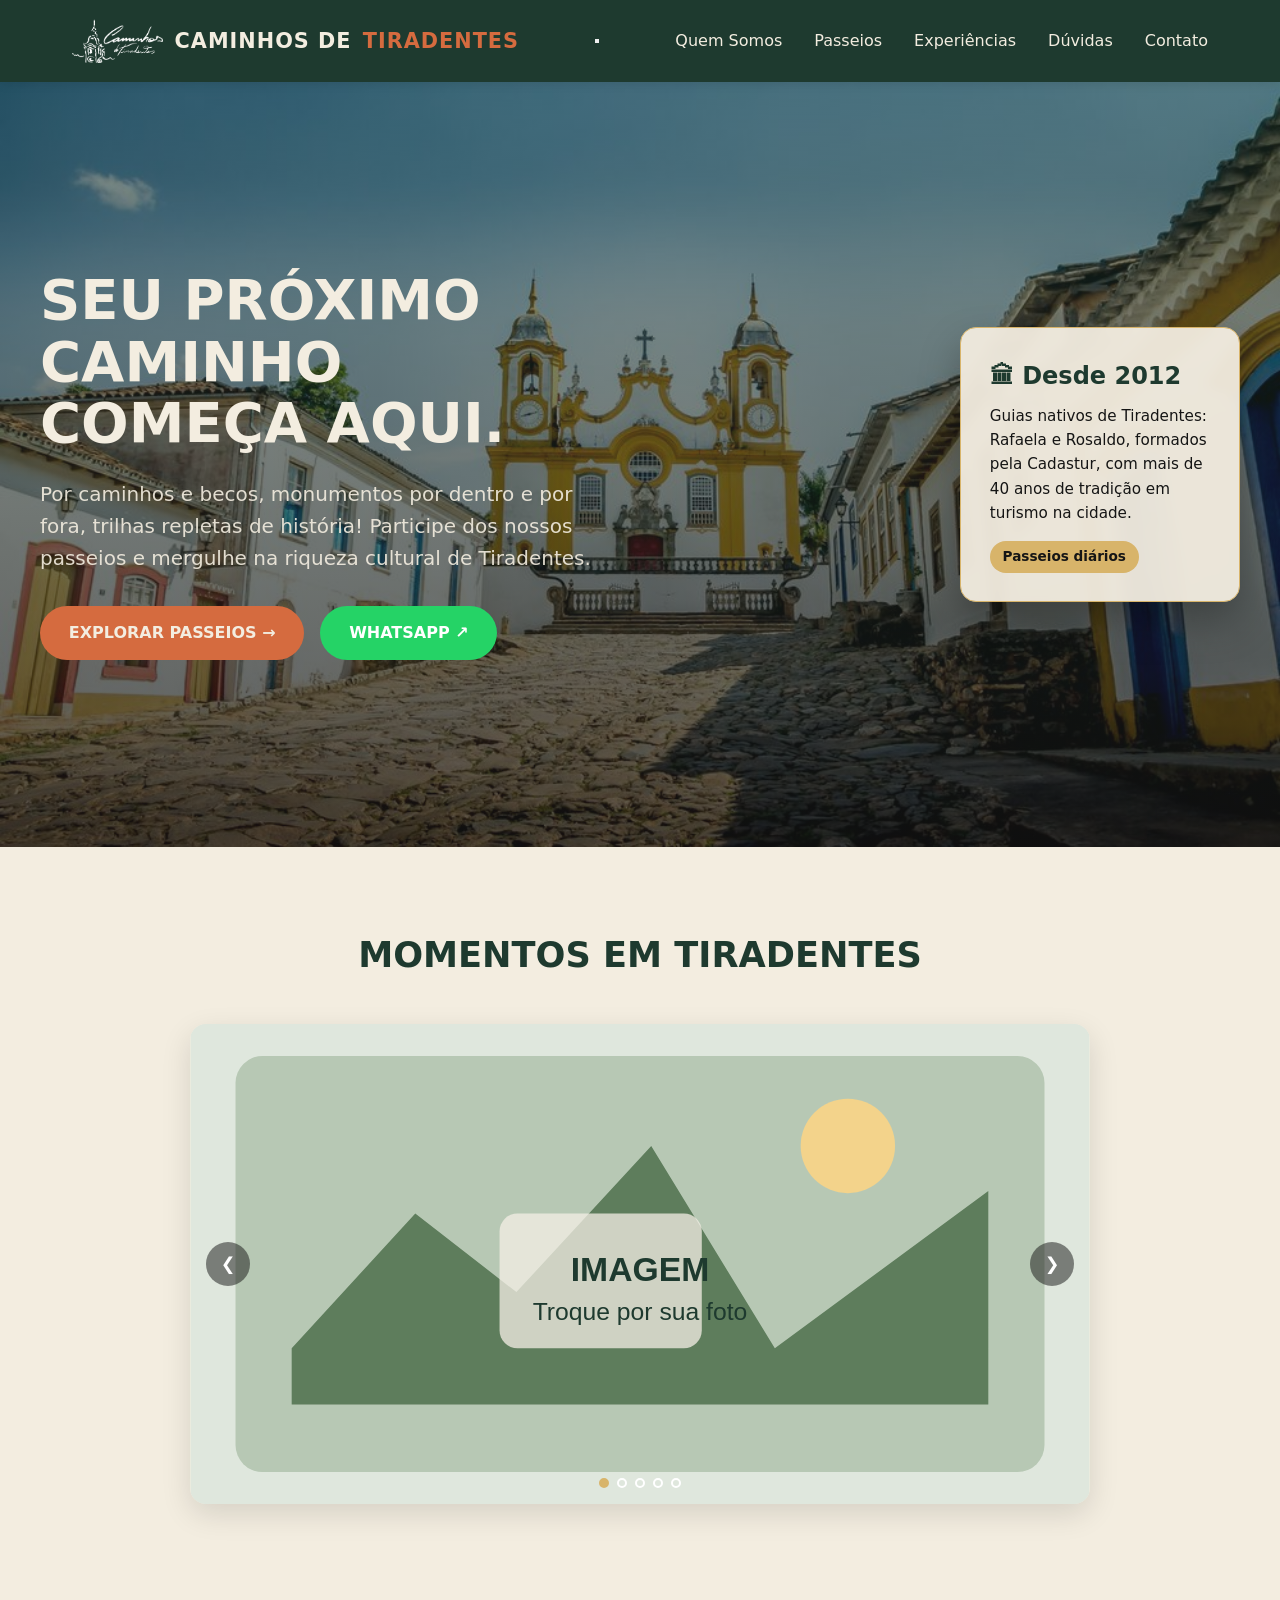
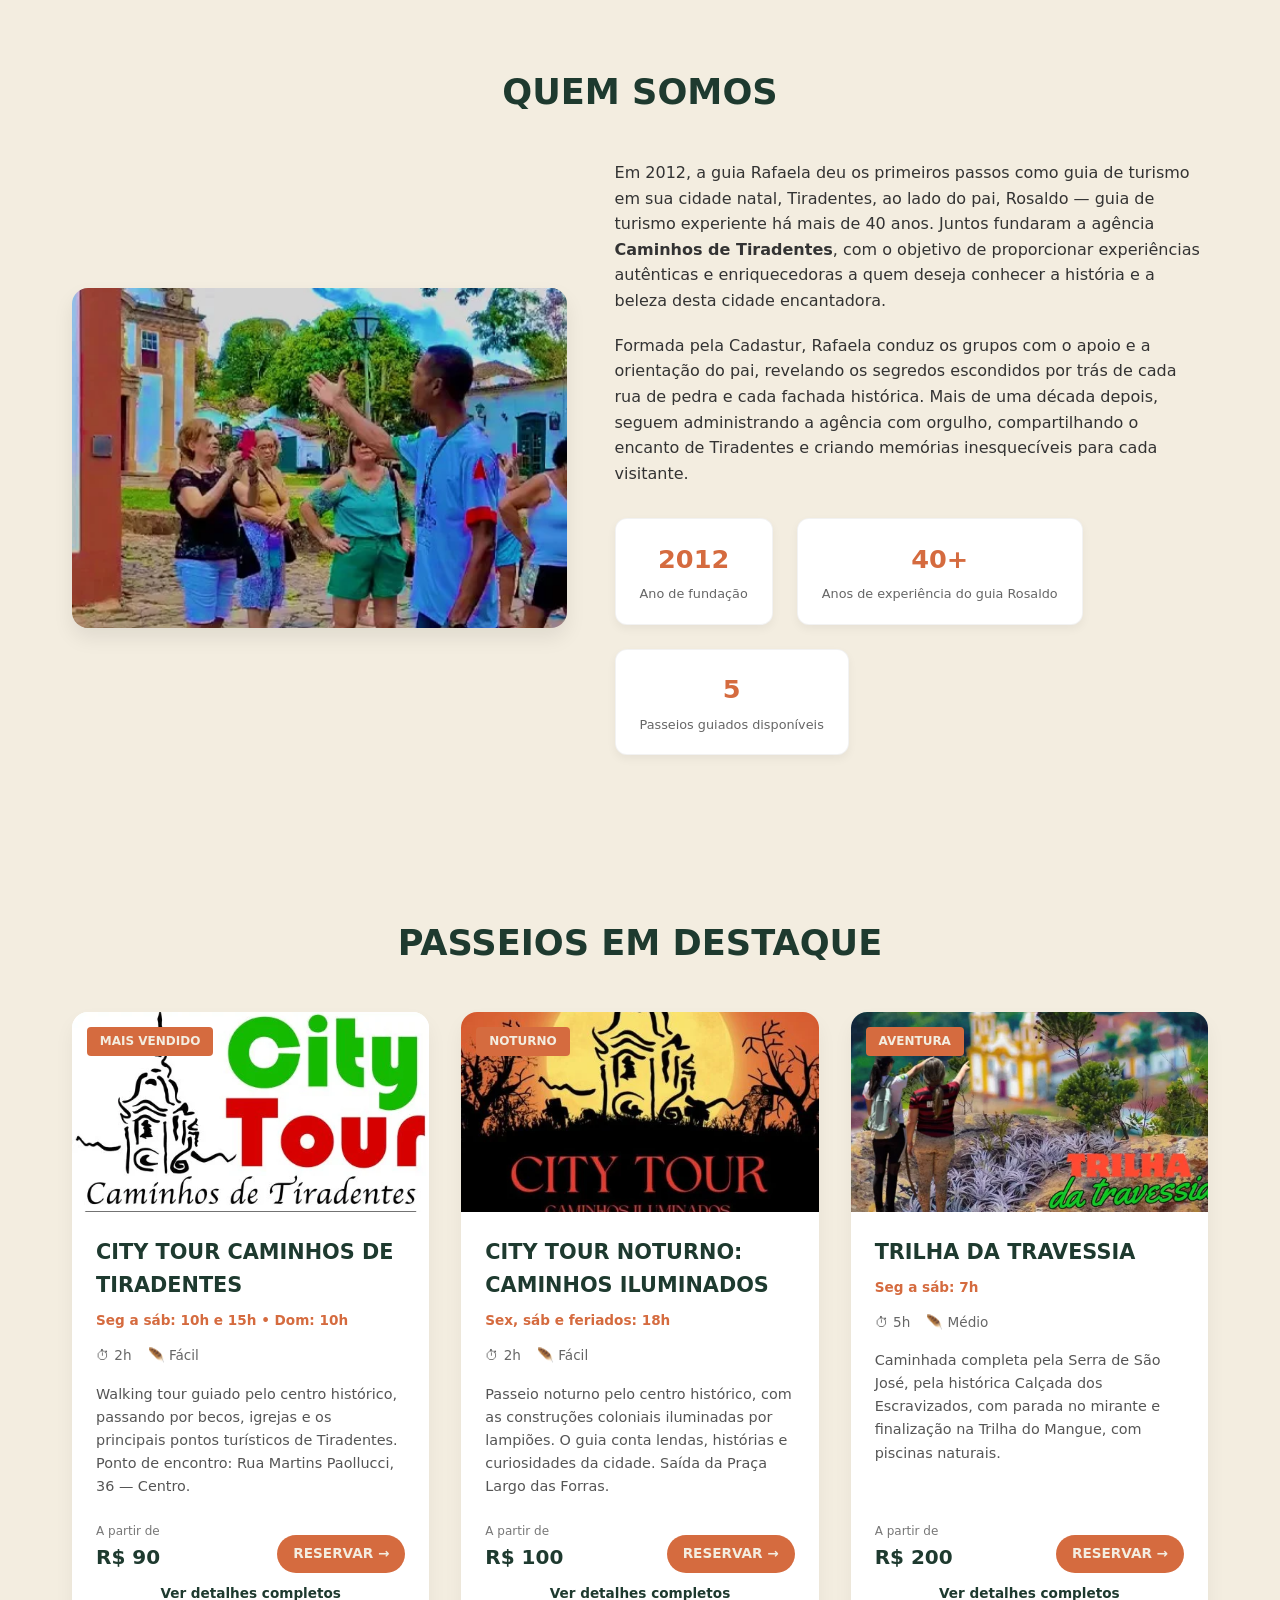
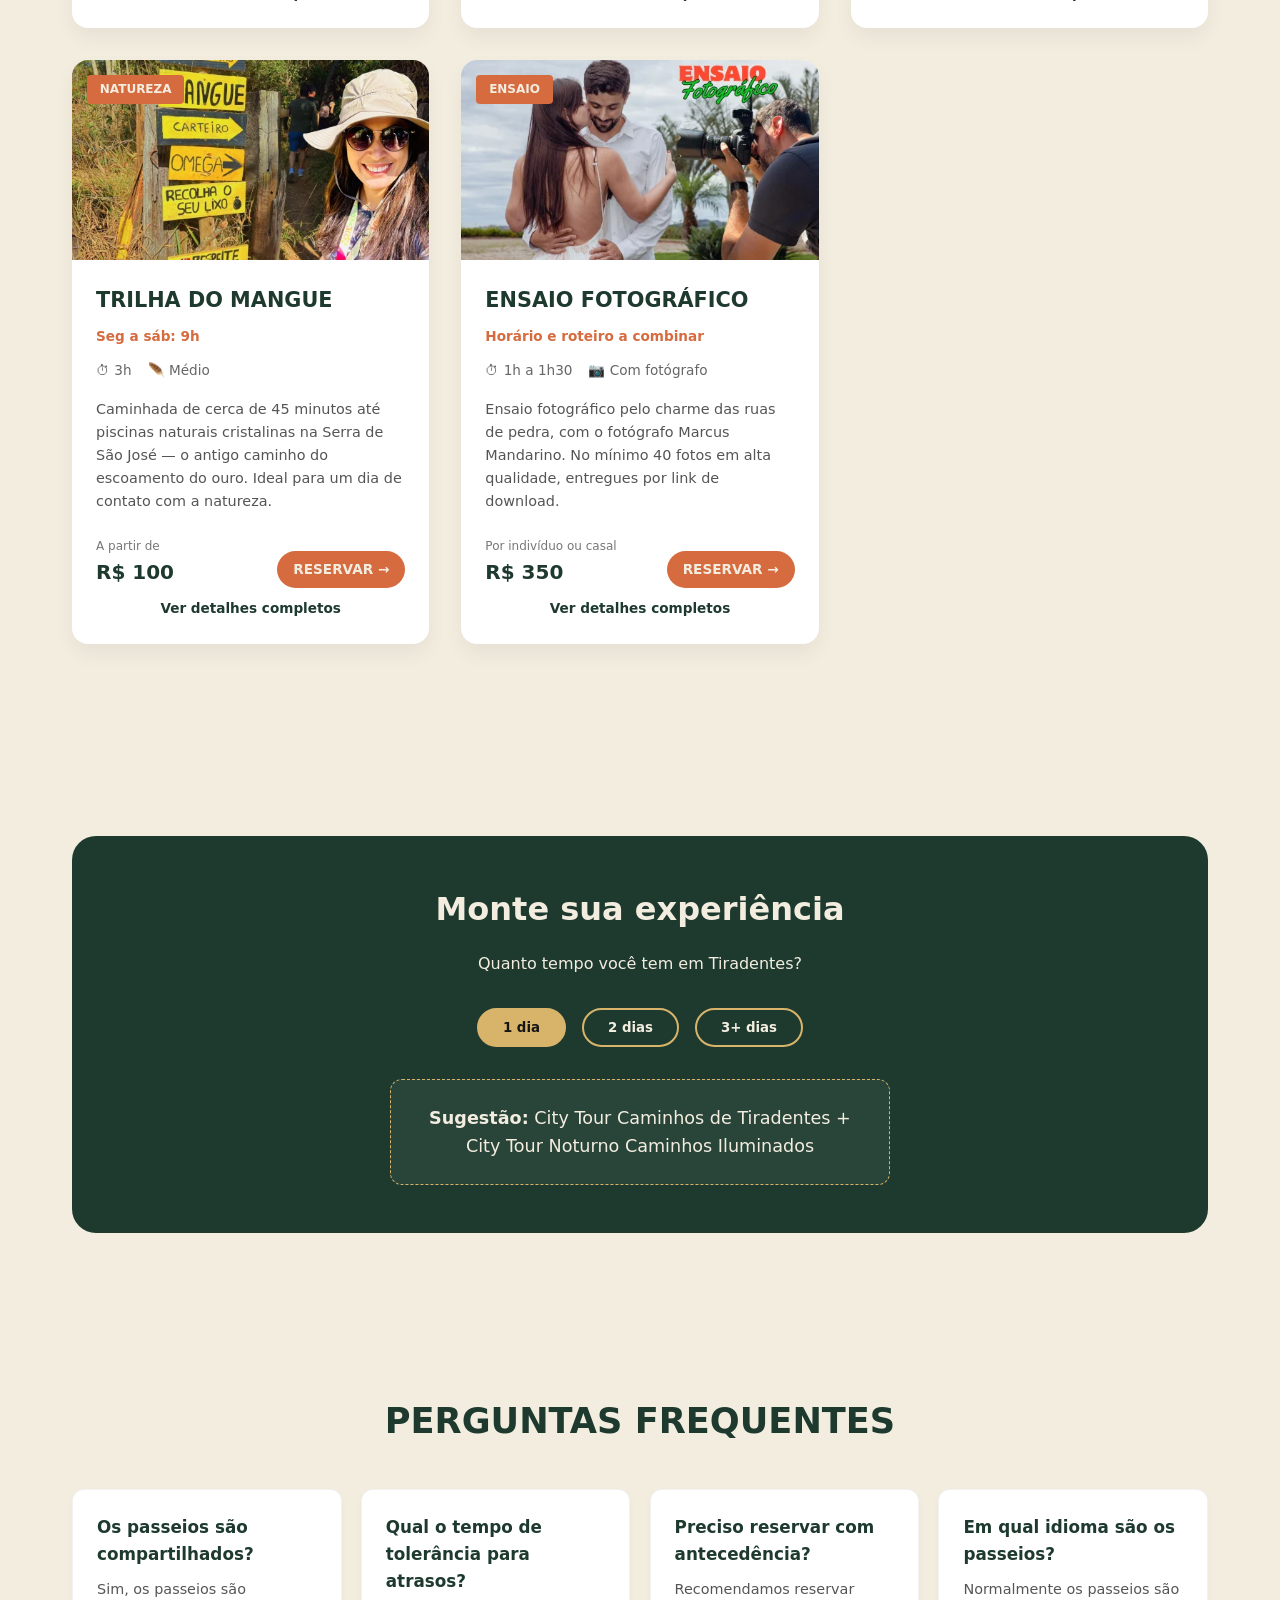
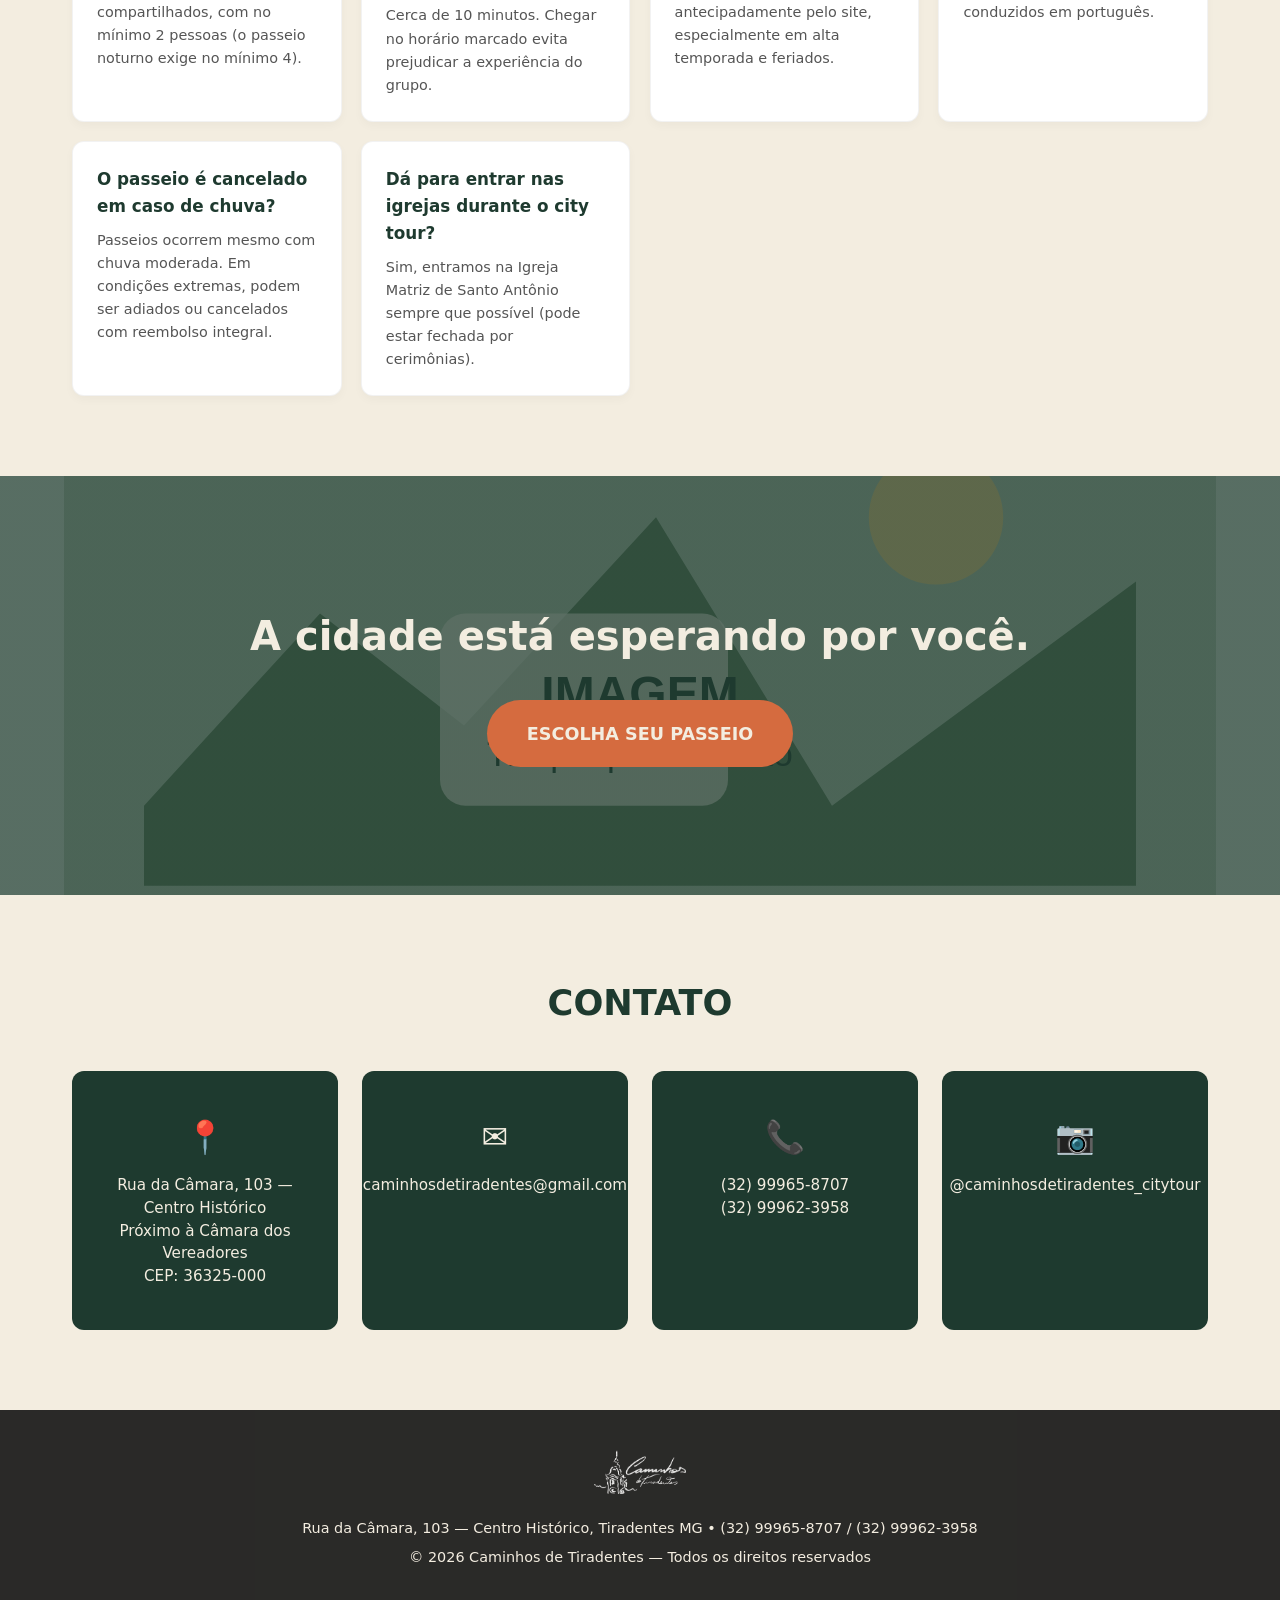
<file: index.html>
<!DOCTYPE html>
<html lang="pt-BR">
<head>
  <meta charset="UTF-8" />
  <meta name="viewport" content="width=device-width, initial-scale=1.0" />
  <title>Caminhos de Tiradentes | Seu Próximo Caminho Começa Aqui</title>
  <link rel="icon" type="image/webp" href="images/logo.webp" />
  <link rel="stylesheet" href="style.css" />
</head>
<body>

  <!-- HEADER / MENU PRINCIPAL
       ALTERE AQUI: a logo, itens do menu, links de navegação e a seção de destino (#id).
       A logo é a imagem em images/logo.webp — para trocar, basta substituir o arquivo
       (mantendo o mesmo nome) ou trocar o "src" abaixo. O filtro que deixa a logo
       branca está definido na classe .logo-img, no style.css.
  -->
  <header>
    <nav>
      <a href="#" class="logo">
        <img src="images/logo.webp" alt="Caminhos de Tiradentes" class="logo-img">
        Caminhos de <span>Tiradentes</span>
      </a>
      <button class="mobile-menu-toggle" type="button" aria-label="Abrir menu" aria-expanded="false" aria-controls="main-menu">
        <span></span><span></span><span></span>
      </button>
      <ul class="nav-links" id="main-menu">
        <li><a href="#quem-somos">Quem Somos</a></li>
        <li><a href="#passeios">Passeios</a></li>
        <li><a href="#experiencia">Experiências</a></li>
        <li><a href="#faq">Dúvidas</a></li>
        <li><a href="#contato">Contato</a></li>
      </ul>
    </nav>
  </header>

  <!-- HERO / PRIMEIRA IMPRESSÃO
       ALTERE AQUI: título principal, subtítulo, botão de ação, texto do cartão flutuante e imagem de fundo.
       A imagem de fundo está no CSS na classe .hero; troque pela foto real quando disponível.
       O botão do WhatsApp já aponta para o número real da agência: (32) 99965-8707.
  -->
  <div class="hero">
    <div class="hero-container">
      <div class="hero-content">
        <h1 class="hero-title">Seu próximo caminho começa aqui.</h1>
        <p class="hero-subtitle">Por caminhos e becos, monumentos por dentro e por fora, trilhas repletas de história! Participe dos nossos passeios e mergulhe na riqueza cultural de Tiradentes.</p>
        <div class="hero-buttons">
          <a href="#passeios" class="btn btn-primary">EXPLORAR PASSEIOS &rarr;</a>
          <a href="https://wa.me/5532999658707" target="_blank" rel="noopener" class="btn btn-whatsapp">WHATSAPP &#8599;</a>
        </div>
      </div>
      <div class="hero-card-wrapper">
        <div class="hero-card">
          <div class="hero-card-rating">&#127963; Desde 2012</div>
          <div class="hero-card-text">Guias nativos de Tiradentes: Rafaela e Rosaldo, formados pela Cadastur, com mais de 40 anos de tradição em turismo na cidade.</div>
          <div class="hero-card-badge">Passeios diários</div>
        </div>
      </div>
    </div>
  </div>

  <!-- CARROSSEL DE FOTOS
       ALTERE AQUI: troque cada src="images/placeholder.svg" pela foto real correspondente.
       Pode adicionar ou remover slides — cada <div class="carousel-slide"> é uma foto,
       e cada <button class="carousel-dot"> é a bolinha indicadora correspondente (mesma ordem).
  -->
  <section id="galeria">
    <h2 class="section-title">Momentos em Tiradentes</h2>
    <div class="carousel">
      <div class="carousel-track" id="carouselTrack">
        <div class="carousel-slide"><img src="images/placeholder.svg" alt="Foto 1 — Tiradentes"></div>
        <div class="carousel-slide"><img src="images/placeholder.svg" alt="Foto 2 — Tiradentes"></div>
        <div class="carousel-slide"><img src="images/placeholder.svg" alt="Foto 3 — Tiradentes"></div>
        <div class="carousel-slide"><img src="images/placeholder.svg" alt="Foto 4 — Tiradentes"></div>
        <div class="carousel-slide"><img src="images/placeholder.svg" alt="Foto 5 — Tiradentes"></div>
      </div>
      <button class="carousel-arrow carousel-prev" onclick="moveCarousel(-1)" aria-label="Foto anterior">&#10094;</button>
      <button class="carousel-arrow carousel-next" onclick="moveCarousel(1)" aria-label="Próxima foto">&#10095;</button>
      <div class="carousel-dots" id="carouselDots">
        <button class="carousel-dot active" onclick="goToSlide(0)" aria-label="Ir para foto 1"></button>
        <button class="carousel-dot" onclick="goToSlide(1)" aria-label="Ir para foto 2"></button>
        <button class="carousel-dot" onclick="goToSlide(2)" aria-label="Ir para foto 3"></button>
        <button class="carousel-dot" onclick="goToSlide(3)" aria-label="Ir para foto 4"></button>
        <button class="carousel-dot" onclick="goToSlide(4)" aria-label="Ir para foto 5"></button>
      </div>
    </div>
  </section>

  <!-- QUEM SOMOS
       ALTERE AQUI: a história da agência, nome dos guias e a foto da equipe.
       Conteúdo baseado na página "Quem Somos" real da agência.
  -->
  <section id="quem-somos">
    <h2 class="section-title">Quem Somos</h2>
    <div class="about-grid">
      <!-- TROQUE AQUI PELA FOTO REAL DA EQUIPE -->
      <div class="about-image" style="background-image: url('images/nos.webp');"></div>
      <div class="about-content">
        <p>Em 2012, a guia Rafaela deu os primeiros passos como guia de turismo em sua cidade natal, Tiradentes, ao lado do pai, Rosaldo — guia de turismo experiente há mais de 40 anos. Juntos fundaram a agência <strong>Caminhos de Tiradentes</strong>, com o objetivo de proporcionar experiências autênticas e enriquecedoras a quem deseja conhecer a história e a beleza desta cidade encantadora.</p>
        <p>Formada pela Cadastur, Rafaela conduz os grupos com o apoio e a orientação do pai, revelando os segredos escondidos por trás de cada rua de pedra e cada fachada histórica. Mais de uma década depois, seguem administrando a agência com orgulho, compartilhando o encanto de Tiradentes e criando memórias inesquecíveis para cada visitante.</p>
        <div class="about-stats">
          <div class="about-stat">
            <span class="about-stat-number">2012</span>
            <span class="about-stat-label">Ano de fundação</span>
          </div>
          <div class="about-stat">
            <span class="about-stat-number">40+</span>
            <span class="about-stat-label">Anos de experiência do guia Rosaldo</span>
          </div>
          <div class="about-stat">
            <span class="about-stat-number">5</span>
            <span class="about-stat-label">Passeios guiados disponíveis</span>
          </div>
        </div>
      </div>
    </div>
  </section>

  <!-- PASSEIOS EM DESTAQUE
       ALTERE AQUI: cada cartão de passeio individualmente.
       Para mudar o nome, imagem, duração, dificuldade, preço ou botão, edite o bloco .tour-card correspondente.
       Os 5 cartões abaixo trazem os passeios reais oferecidos pela agência.
  -->
  <section id="passeios">
    <h2 class="section-title">Passeios em Destaque</h2>
    <div class="tours-grid">

      <!-- CARD 1: CITY TOUR CAMINHOS DE TIRADENTES -->
      <div class="tour-card" id="tour-citytour">
        <!-- TROQUE AQUI PELA FOTO REAL DO CITY TOUR -->
        <div class="tour-image" style="background-image: url('images/city_tour.webp');">
          <span class="tour-badge">Mais Vendido</span>
        </div>
        <div class="tour-content">
          <h3 class="tour-title">CITY TOUR CAMINHOS DE TIRADENTES</h3>
          <div class="tour-schedule">Seg a sáb: 10h e 15h &bull; Dom: 10h</div>
          <div class="tour-details">
            <span>&#9201; 2h</span>
            <span>&#129718; Fácil</span>
          </div>
          <p class="tour-description">Walking tour guiado pelo centro histórico, passando por becos, igrejas e os principais pontos turísticos de Tiradentes. Ponto de encontro: Rua Martins Paollucci, 36 — Centro.</p>
          <div class="tour-price-wrapper">
            <div>
              <div class="tour-price-label">A partir de</div>
              <div class="tour-price">R$ 90</div>
            </div>
            <a href="https://caminhosdetiradentes.com.br/produto/caminhos-de-tiradentes/" target="_blank" rel="noopener" class="btn btn-primary" style="padding: 0.5rem 1rem; font-size: 0.85rem;">RESERVAR &rarr;</a>
          </div>
          <a href="tour-citytour.html" class="tour-secondary-link">Ver detalhes completos</a>
        </div>
      </div>

      <!-- CARD 2: CITY TOUR NOTURNO CAMINHOS ILUMINADOS -->
      <div class="tour-card" id="tour-iluminados">
        <!-- TROQUE AQUI PELA FOTO REAL DO PASSEIO NOTURNO -->
        <div class="tour-image" style="background-image: url('images/city_tour_noturno.webp');">
          <span class="tour-badge">Noturno</span>
        </div>
        <div class="tour-content">
          <h3 class="tour-title">CITY TOUR NOTURNO: CAMINHOS ILUMINADOS</h3>
          <div class="tour-schedule">Sex, sáb e feriados: 18h</div>
          <div class="tour-details">
            <span>&#9201; 2h</span>
            <span>&#129718; Fácil</span>
          </div>
          <p class="tour-description">Passeio noturno pelo centro histórico, com as construções coloniais iluminadas por lampiões. O guia conta lendas, histórias e curiosidades da cidade. Saída da Praça Largo das Forras.</p>
          <div class="tour-price-wrapper">
            <div>
              <div class="tour-price-label">A partir de</div>
              <div class="tour-price">R$ 100</div>
            </div>
            <a href="https://caminhosdetiradentes.com.br/produto/caminhos-iluminados/" target="_blank" rel="noopener" class="btn btn-primary" style="padding: 0.5rem 1rem; font-size: 0.85rem;">RESERVAR &rarr;</a>
          </div>
          <a href="tour-iluminados.html" class="tour-secondary-link">Ver detalhes completos</a>
        </div>
      </div>

      <!-- CARD 3: TRILHA DA TRAVESSIA (SERRA DE SÃO JOSÉ) -->
      <div class="tour-card" id="tour-travessia">
        <!-- TROQUE AQUI PELA FOTO REAL DA TRILHA DA TRAVESSIA -->
        <div class="tour-image" style="background-image: url('images/trilha_travessia.webp');">
          <span class="tour-badge">Aventura</span>
        </div>
        <div class="tour-content">
          <h3 class="tour-title">TRILHA DA TRAVESSIA</h3>
          <div class="tour-schedule">Seg a sáb: 7h</div>
          <div class="tour-details">
            <span>&#9201; 5h</span>
            <span>&#129718; Médio</span>
          </div>
          <p class="tour-description">Caminhada completa pela Serra de São José, pela histórica Calçada dos Escravizados, com parada no mirante e finalização na Trilha do Mangue, com piscinas naturais.</p>
          <div class="tour-price-wrapper">
            <div>
              <div class="tour-price-label">A partir de</div>
              <div class="tour-price">R$ 200</div>
            </div>
            <a href="https://caminhosdetiradentes.com.br/produto/caminhos-da-serra-de-sao-jose/" target="_blank" rel="noopener" class="btn btn-primary" style="padding: 0.5rem 1rem; font-size: 0.85rem;">RESERVAR &rarr;</a>
          </div>
          <a href="tour-travessia.html" class="tour-secondary-link">Ver detalhes completos</a>
        </div>
      </div>

      <!-- CARD 4: TRILHA DO MANGUE (SERRA DE SÃO JOSÉ) -->
      <div class="tour-card" id="tour-mangue">
        <!-- TROQUE AQUI PELA FOTO REAL DA TRILHA DO MANGUE -->
        <div class="tour-image" style="background-image: url('images/trilha_mangue.webp');">
          <span class="tour-badge">Natureza</span>
        </div>
        <div class="tour-content">
          <h3 class="tour-title">TRILHA DO MANGUE</h3>
          <div class="tour-schedule">Seg a sáb: 9h</div>
          <div class="tour-details">
            <span>&#9201; 3h</span>
            <span>&#129718; Médio</span>
          </div>
          <p class="tour-description">Caminhada de cerca de 45 minutos até piscinas naturais cristalinas na Serra de São José — o antigo caminho do escoamento do ouro. Ideal para um dia de contato com a natureza.</p>
          <div class="tour-price-wrapper">
            <div>
              <div class="tour-price-label">A partir de</div>
              <div class="tour-price">R$ 100</div>
            </div>
            <a href="https://caminhosdetiradentes.com.br/produto/caminhos-da-serra-de-sao-jose-trilha-do-mangue/" target="_blank" rel="noopener" class="btn btn-primary" style="padding: 0.5rem 1rem; font-size: 0.85rem;">RESERVAR &rarr;</a>
          </div>
          <a href="tour-mangue.html" class="tour-secondary-link">Ver detalhes completos</a>
        </div>
      </div>

      <!-- CARD 5: ENSAIO FOTOGRÁFICO -->
      <div class="tour-card" id="tour-ensaio">
        <!-- TROQUE AQUI POR UMA FOTO REAL DO ENSAIO FOTOGRÁFICO -->
        <div class="tour-image" style="background-image: url('images/ensaio.webp');">
          <span class="tour-badge">Ensaio</span>
        </div>
        <div class="tour-content">
          <h3 class="tour-title">ENSAIO FOTOGRÁFICO</h3>
          <div class="tour-schedule">Horário e roteiro a combinar</div>
          <div class="tour-details">
            <span>&#9201; 1h a 1h30</span>
            <span>&#128247; Com fotógrafo</span>
          </div>
          <p class="tour-description">Ensaio fotográfico pelo charme das ruas de pedra, com o fotógrafo Marcus Mandarino. No mínimo 40 fotos em alta qualidade, entregues por link de download.</p>
          <div class="tour-price-wrapper">
            <div>
              <div class="tour-price-label">Por indivíduo ou casal</div>
              <div class="tour-price">R$ 350</div>
            </div>
            <a href="https://caminhosdetiradentes.com.br/produto/ensaio-fotografico/" target="_blank" rel="noopener" class="btn btn-primary" style="padding: 0.5rem 1rem; font-size: 0.85rem;">RESERVAR &rarr;</a>
          </div>
          <a href="tour-ensaio.html" class="tour-secondary-link">Ver detalhes completos</a>
        </div>
      </div>

    </div>
  </section>

  <!-- MONTE SUA EXPERIÊNCIA / BLOCO INTERATIVO
       ALTERE AQUI: texto do título, pergunta, botões do planner e sugestões finais do JavaScript.
       Os botões disparam a função updatePlan() em scripts.js.
  -->
  <section id="experiencia">
    <div class="planner-section">
      <h2 class="planner-title">Monte sua experiência</h2>
      <p>Quanto tempo você tem em Tiradentes?</p>
      
      <div class="planner-options">
        <button class="planner-btn active" onclick="updatePlan(1, this)">1 dia</button>
        <button class="planner-btn" onclick="updatePlan(2, this)">2 dias</button>
        <button class="planner-btn" onclick="updatePlan(3, this)">3+ dias</button>
      </div>

      <div class="planner-result" id="plannerResult">
        <strong>Sugestão:</strong> City Tour Caminhos de Tiradentes + City Tour Noturno Caminhos Iluminados
      </div>
    </div>
  </section>

  <!-- PERGUNTAS FREQUENTES
       ALTERE AQUI: perguntas e respostas do FAQ.
       Conteúdo baseado na página de FAQ real da agência.
  -->
  <section id="faq">
    <h2 class="section-title">Perguntas Frequentes</h2>
    <div class="guide-grid">
      <div class="guide-card faq-card">
        <h4>Os passeios são compartilhados?</h4>
        <p>Sim, os passeios são compartilhados, com no mínimo 2 pessoas (o passeio noturno exige no mínimo 4).</p>
      </div>
      <div class="guide-card faq-card">
        <h4>Qual o tempo de tolerância para atrasos?</h4>
        <p>Cerca de 10 minutos. Chegar no horário marcado evita prejudicar a experiência do grupo.</p>
      </div>
      <div class="guide-card faq-card">
        <h4>Preciso reservar com antecedência?</h4>
        <p>Recomendamos reservar antecipadamente pelo site, especialmente em alta temporada e feriados.</p>
      </div>
      <div class="guide-card faq-card">
        <h4>Em qual idioma são os passeios?</h4>
        <p>Normalmente os passeios são conduzidos em português.</p>
      </div>
      <div class="guide-card faq-card">
        <h4>O passeio é cancelado em caso de chuva?</h4>
        <p>Passeios ocorrem mesmo com chuva moderada. Em condições extremas, podem ser adiados ou cancelados com reembolso integral.</p>
      </div>
      <div class="guide-card faq-card">
        <h4>Dá para entrar nas igrejas durante o city tour?</h4>
        <p>Sim, entramos na Igreja Matriz de Santo Antônio sempre que possível (pode estar fechada por cerimônias).</p>
      </div>
    </div>
  </section>

  <!-- CTA FINAL / CHAMADA DE AÇÃO
       ALTERE AQUI: texto da chamada e botão final para agendar ou escolher passeio.
  -->
  <div class="full-cta">
    <h2>A cidade está esperando por você.</h2>
    <a href="#passeios" class="btn btn-primary" style="font-size: 1.1rem; padding: 1.2rem 2.5rem;">ESCOLHA SEU PASSEIO</a>
  </div>

  <!-- CONTATO
       ALTERE AQUI: endereço, telefones, e-mail e redes sociais.
       Dados reais da agência Caminhos de Tiradentes.
  -->
  <section id="contato">
    <h2 class="section-title">Contato</h2>
    <div class="categories-grid contato-grid">
      <div class="category-card contato-card">
        <span class="category-icon">&#128205;</span>
        <span>Rua da Câmara, 103 — Centro Histórico<br>Próximo à Câmara dos Vereadores<br>CEP: 36325-000</span>
      </div>
      <a href="mailto:caminhosdetiradentes@gmail.com" class="category-card contato-card">
        <span class="category-icon">&#9993;</span>
        <span>caminhosdetiradentes@gmail.com</span>
      </a>
      <a href="tel:+5532999658707" class="category-card contato-card">
        <span class="category-icon">&#128222;</span>
        <span>(32) 99965-8707<br>(32) 99962-3958</span>
      </a>
      <a href="https://www.instagram.com/caminhosdetiradentes_citytour" target="_blank" rel="noopener" class="category-card contato-card">
        <span class="category-icon">&#128247;</span>
        <span>@caminhosdetiradentes_citytour</span>
      </a>
    </div>
  </section>

  <!-- FOOTER / RODAPÉ
       ALTERE AQUI: a logo, nome do site, ano, endereço, telefones e texto de direitos autorais.
  -->
  <footer>
    <img src="images/logo.webp" alt="Caminhos de Tiradentes" class="footer-logo">
    <p>Rua da Câmara, 103 — Centro Histórico, Tiradentes MG &bull; (32) 99965-8707 / (32) 99962-3958</p>
    <p>&copy; 2026 Caminhos de Tiradentes — Todos os direitos reservados</p>
  </footer>

  <script src="scripts.js"></script>
</body>
</html>
</file>
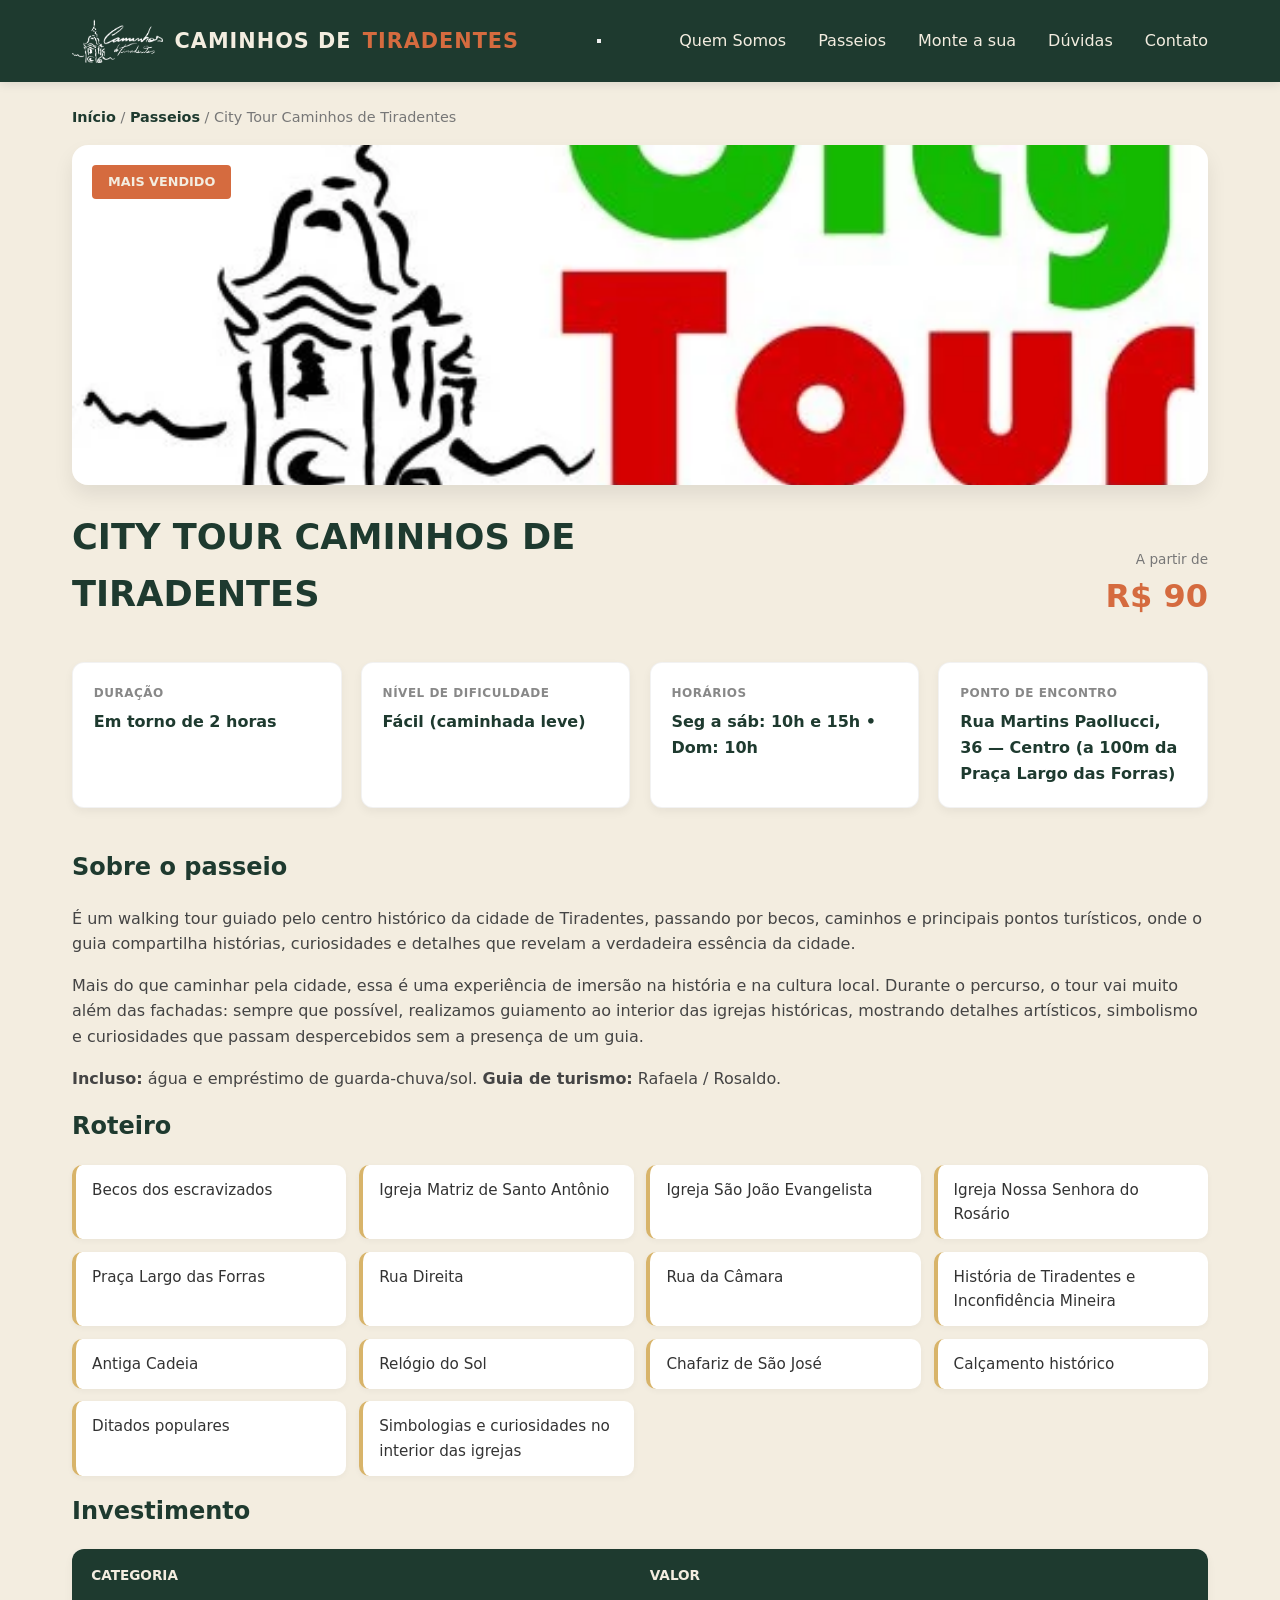
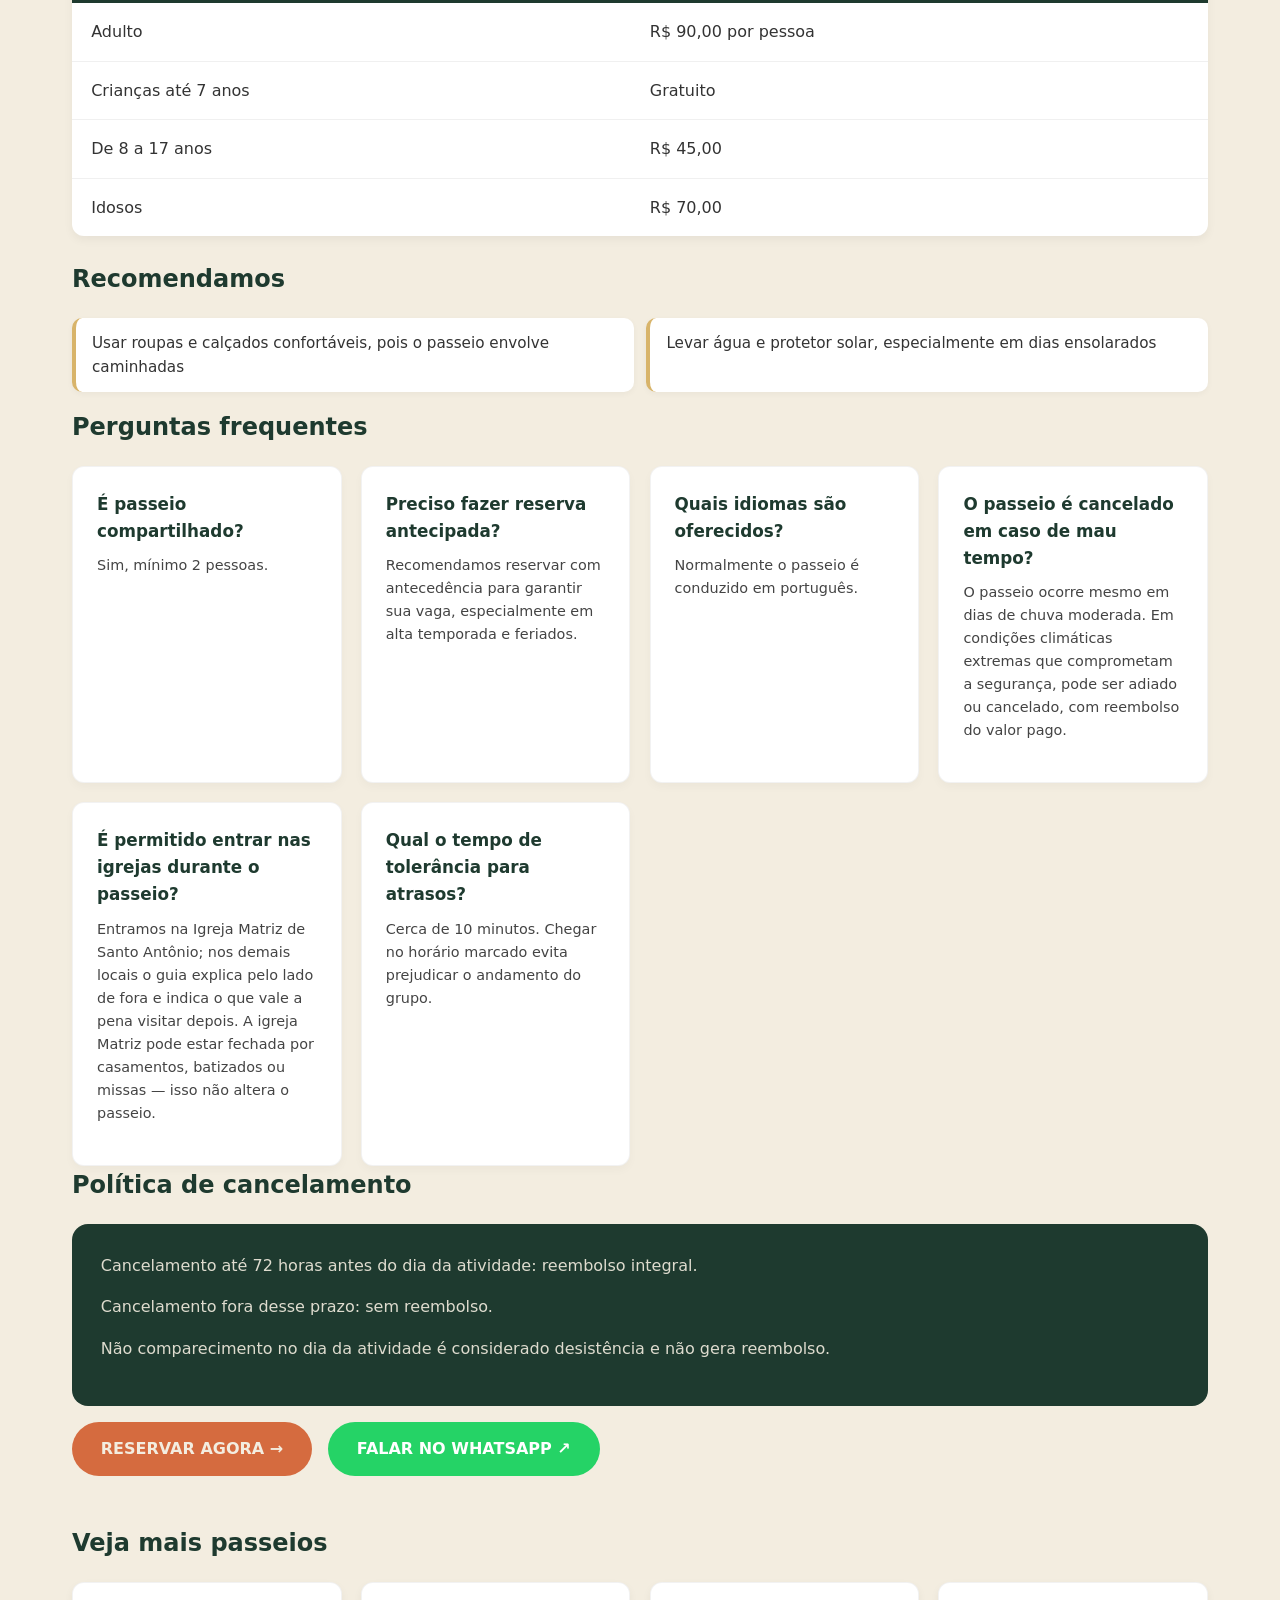
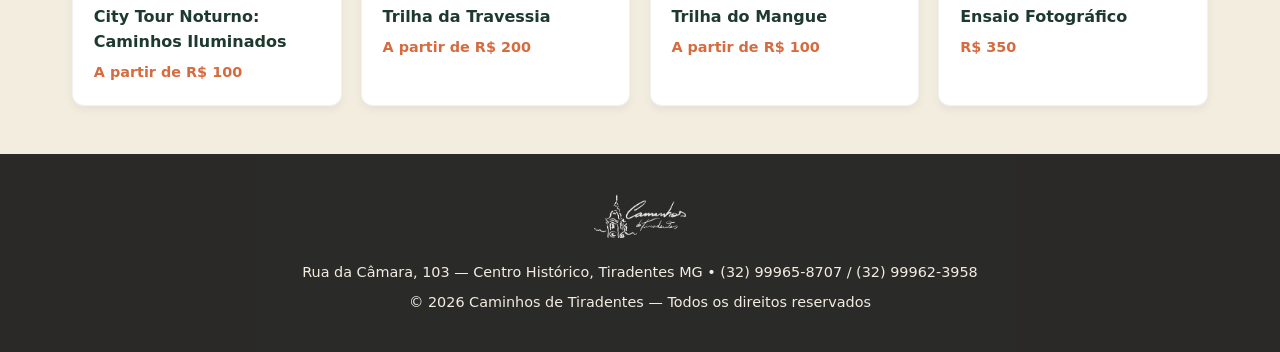
<file: tour-citytour.html>
<!DOCTYPE html>
<html lang="pt-BR">
<head>
  <meta charset="UTF-8" />
  <meta name="viewport" content="width=device-width, initial-scale=1.0" />
  <title>City Tour Caminhos de Tiradentes | Caminhos de Tiradentes</title>
  <link rel="icon" type="image/webp" href="images/logo.webp" />
  <link rel="stylesheet" href="style.css" />
</head>
<body>

  <!-- HEADER / MENU PRINCIPAL
       ALTERE AQUI: os mesmos itens de menu do site, apontando de volta para a home.
  -->
  <header>
    <nav>
      <a href="index.html" class="logo">
        <img src="images/logo.webp" alt="Caminhos de Tiradentes" class="logo-img">
        Caminhos de <span>Tiradentes</span>
      </a>
      <button class="mobile-menu-toggle" type="button" aria-label="Abrir menu" aria-expanded="false" aria-controls="main-menu">
        <span></span><span></span><span></span>
      </button>
      <ul class="nav-links" id="main-menu">
        <li><a href="index.html#quem-somos">Quem Somos</a></li>
        <li><a href="index.html#passeios">Passeios</a></li>
        <li><a href="index.html#experiencia">Monte a sua</a></li>
        <li><a href="index.html#faq">Dúvidas</a></li>
        <li><a href="index.html#contato">Contato</a></li>
      </ul>
    </nav>
  </header>

  <!-- BREADCRUMB
       ALTERE AQUI: o caminho de navegação no topo da página.
  -->
  <div class="breadcrumb">
    <a href="index.html">Início</a> / <a href="index.html#passeios">Passeios</a> / City Tour Caminhos de Tiradentes
  </div>

  <!-- BANNER DO PASSEIO
       ALTERE AQUI: a foto de capa (troque o placeholder), o título e o preço em destaque.
  -->
  <div class="tour-hero">
    <!-- TROQUE AQUI PELA FOTO REAL DO CITY TOUR -->
    <div class="tour-hero-image" style="background-image: url('images/city_tour.webp');">
      <span class="tour-hero-badge">Mais Vendido</span>
    </div>
    <div class="tour-hero-header">
      <h1 class="tour-hero-title">City Tour Caminhos de Tiradentes</h1>
      <div class="tour-hero-price">
        <div class="tour-hero-price-label">A partir de</div>
        <div class="tour-hero-price-value">R$ 90</div>
      </div>
    </div>
  </div>

  <!-- BARRA DE INFORMAÇÕES RÁPIDAS
       ALTERE AQUI: duração, dificuldade, horários e ponto de encontro.
  -->
  <div class="tour-detail-section">
    <div class="info-bar">
      <div class="info-item">
        <div class="info-item-label">Duração</div>
        <div class="info-item-value">Em torno de 2 horas</div>
      </div>
      <div class="info-item">
        <div class="info-item-label">Nível de dificuldade</div>
        <div class="info-item-value">Fácil (caminhada leve)</div>
      </div>
      <div class="info-item">
        <div class="info-item-label">Horários</div>
        <div class="info-item-value">Seg a sáb: 10h e 15h &bull; Dom: 10h</div>
      </div>
      <div class="info-item">
        <div class="info-item-label">Ponto de encontro</div>
        <div class="info-item-value">Rua Martins Paollucci, 36 — Centro (a 100m da Praça Largo das Forras)</div>
      </div>
    </div>

    <!-- DESCRIÇÃO
         ALTERE AQUI: o texto principal descrevendo o passeio.
    -->
    <h2 class="subsection-title">Sobre o passeio</h2>
    <p>É um walking tour guiado pelo centro histórico da cidade de Tiradentes, passando por becos, caminhos e principais pontos turísticos, onde o guia compartilha histórias, curiosidades e detalhes que revelam a verdadeira essência da cidade.</p>
    <p>Mais do que caminhar pela cidade, essa é uma experiência de imersão na história e na cultura local. Durante o percurso, o tour vai muito além das fachadas: sempre que possível, realizamos guiamento ao interior das igrejas históricas, mostrando detalhes artísticos, simbolismo e curiosidades que passam despercebidos sem a presença de um guia.</p>
    <p><strong>Incluso:</strong> água e empréstimo de guarda-chuva/sol. <strong>Guia de turismo:</strong> Rafaela / Rosaldo.</p>

    <!-- ROTEIRO
         ALTERE AQUI: os pontos visitados durante o passeio.
    -->
    <h2 class="subsection-title">Roteiro</h2>
    <ul class="roteiro-list">
      <li>Becos dos escravizados</li>
      <li>Igreja Matriz de Santo Antônio</li>
      <li>Igreja São João Evangelista</li>
      <li>Igreja Nossa Senhora do Rosário</li>
      <li>Praça Largo das Forras</li>
      <li>Rua Direita</li>
      <li>Rua da Câmara</li>
      <li>História de Tiradentes e Inconfidência Mineira</li>
      <li>Antiga Cadeia</li>
      <li>Relógio do Sol</li>
      <li>Chafariz de São José</li>
      <li>Calçamento histórico</li>
      <li>Ditados populares</li>
      <li>Simbologias e curiosidades no interior das igrejas</li>
    </ul>

    <!-- PREÇOS
         ALTERE AQUI: os valores por faixa etária.
    -->
    <h2 class="subsection-title">Investimento</h2>
    <table class="price-table">
      <tr><th>Categoria</th><th>Valor</th></tr>
      <tr><td>Adulto</td><td>R$ 90,00 por pessoa</td></tr>
      <tr><td>Crianças até 7 anos</td><td>Gratuito</td></tr>
      <tr><td>De 8 a 17 anos</td><td>R$ 45,00</td></tr>
      <tr><td>Idosos</td><td>R$ 70,00</td></tr>
    </table>

    <!-- RECOMENDAÇÕES -->
    <h2 class="subsection-title">Recomendamos</h2>
    <ul class="recommend-list">
      <li>Usar roupas e calçados confortáveis, pois o passeio envolve caminhadas</li>
      <li>Levar água e protetor solar, especialmente em dias ensolarados</li>
    </ul>

    <!-- PERGUNTAS FREQUENTES DO PASSEIO
         ALTERE AQUI: dúvidas específicas deste passeio.
    -->
    <h2 class="subsection-title">Perguntas frequentes</h2>
    <div class="guide-grid">
      <div class="guide-card faq-card">
        <h4>É passeio compartilhado?</h4>
        <p>Sim, mínimo 2 pessoas.</p>
      </div>
      <div class="guide-card faq-card">
        <h4>Preciso fazer reserva antecipada?</h4>
        <p>Recomendamos reservar com antecedência para garantir sua vaga, especialmente em alta temporada e feriados.</p>
      </div>
      <div class="guide-card faq-card">
        <h4>Quais idiomas são oferecidos?</h4>
        <p>Normalmente o passeio é conduzido em português.</p>
      </div>
      <div class="guide-card faq-card">
        <h4>O passeio é cancelado em caso de mau tempo?</h4>
        <p>O passeio ocorre mesmo em dias de chuva moderada. Em condições climáticas extremas que comprometam a segurança, pode ser adiado ou cancelado, com reembolso do valor pago.</p>
      </div>
      <div class="guide-card faq-card">
        <h4>É permitido entrar nas igrejas durante o passeio?</h4>
        <p>Entramos na Igreja Matriz de Santo Antônio; nos demais locais o guia explica pelo lado de fora e indica o que vale a pena visitar depois. A igreja Matriz pode estar fechada por casamentos, batizados ou missas — isso não altera o passeio.</p>
      </div>
      <div class="guide-card faq-card">
        <h4>Qual o tempo de tolerância para atrasos?</h4>
        <p>Cerca de 10 minutos. Chegar no horário marcado evita prejudicar o andamento do grupo.</p>
      </div>
    </div>

    <!-- POLÍTICA DE CANCELAMENTO -->
    <h2 class="subsection-title">Política de cancelamento</h2>
    <div class="cancel-policy">
      <p>Cancelamento até 72 horas antes do dia da atividade: reembolso integral.</p>
      <p>Cancelamento fora desse prazo: sem reembolso.</p>
      <p>Não comparecimento no dia da atividade é considerado desistência e não gera reembolso.</p>
    </div>

    <!-- CTA DE RESERVA -->
    <div class="tour-cta">
      <a href="https://caminhosdetiradentes.com.br/produto/caminhos-de-tiradentes/" target="_blank" rel="noopener" class="btn btn-primary">RESERVAR AGORA &rarr;</a>
      <a href="https://wa.me/5532999658707" target="_blank" rel="noopener" class="btn btn-whatsapp">FALAR NO WHATSAPP &#8599;</a>
    </div>
  </div>

  <!-- OUTROS PASSEIOS
       ALTERE AQUI: os links rápidos para os demais passeios.
  -->
  <div class="tour-detail-section">
    <h2 class="subsection-title">Veja mais passeios</h2>
    <div class="other-tours-grid">
      <a href="tour-iluminados.html" class="other-tour-card">
        <div class="other-tour-card-title">City Tour Noturno: Caminhos Iluminados</div>
        <div class="other-tour-card-price">A partir de R$ 100</div>
      </a>
      <a href="tour-travessia.html" class="other-tour-card">
        <div class="other-tour-card-title">Trilha da Travessia</div>
        <div class="other-tour-card-price">A partir de R$ 200</div>
      </a>
      <a href="tour-mangue.html" class="other-tour-card">
        <div class="other-tour-card-title">Trilha do Mangue</div>
        <div class="other-tour-card-price">A partir de R$ 100</div>
      </a>
      <a href="tour-ensaio.html" class="other-tour-card">
        <div class="other-tour-card-title">Ensaio Fotográfico</div>
        <div class="other-tour-card-price">R$ 350</div>
      </a>
    </div>
  </div>

  <!-- FOOTER / RODAPÉ -->
  <footer>
    <img src="images/logo.webp" alt="Caminhos de Tiradentes" class="footer-logo">
    <p>Rua da Câmara, 103 — Centro Histórico, Tiradentes MG &bull; (32) 99965-8707 / (32) 99962-3958</p>
    <p>&copy; 2026 Caminhos de Tiradentes — Todos os direitos reservados</p>
  </footer>

</body>
</html>
</file>
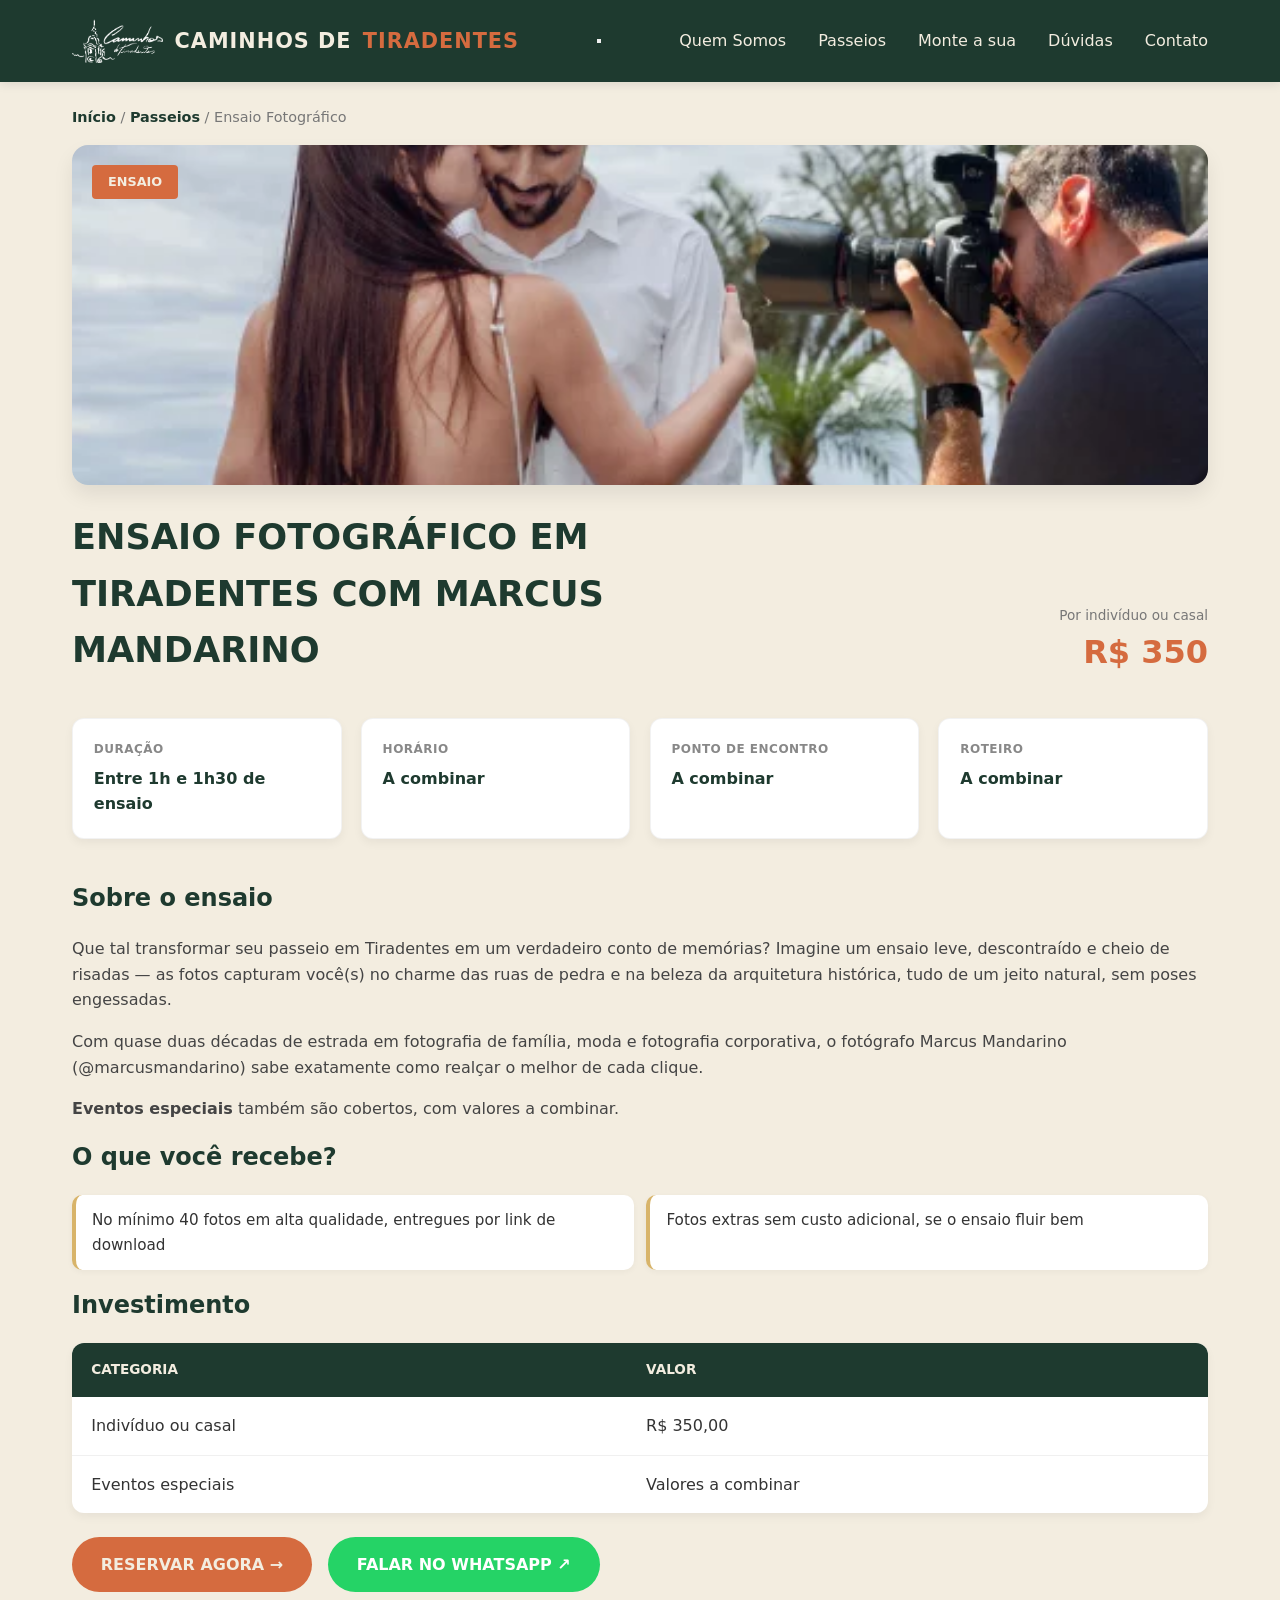
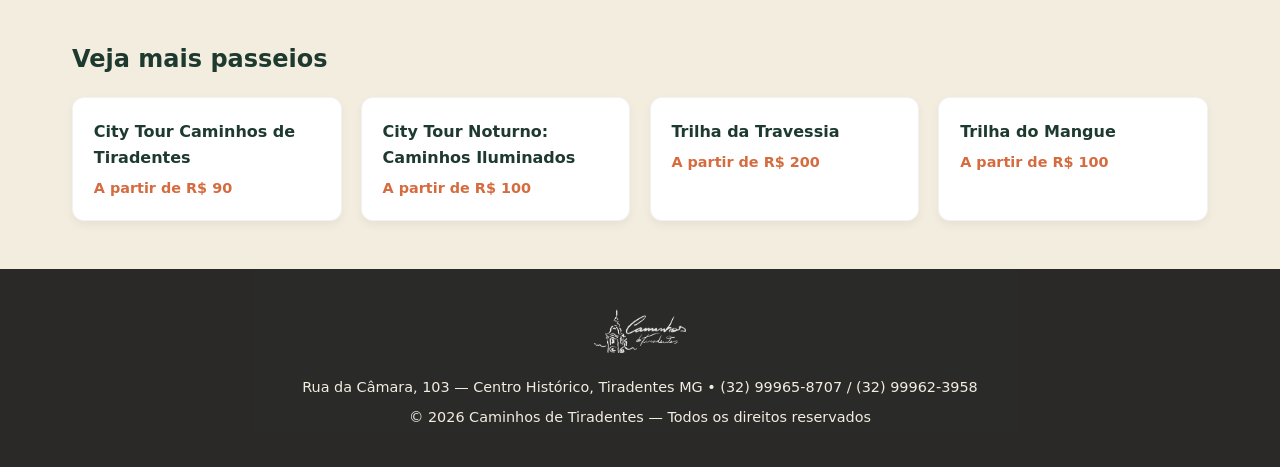
<file: tour-ensaio.html>
<!DOCTYPE html>
<html lang="pt-BR">
<head>
  <meta charset="UTF-8" />
  <meta name="viewport" content="width=device-width, initial-scale=1.0" />
  <title>Ensaio Fotográfico | Caminhos de Tiradentes</title>
  <link rel="icon" type="image/webp" href="images/logo.webp" />
  <link rel="stylesheet" href="style.css" />
</head>
<body>

  <!-- HEADER / MENU PRINCIPAL -->
  <header>
    <nav>
      <a href="index.html" class="logo">
        <img src="images/logo.webp" alt="Caminhos de Tiradentes" class="logo-img">
        Caminhos de <span>Tiradentes</span>
      </a>
      <button class="mobile-menu-toggle" type="button" aria-label="Abrir menu" aria-expanded="false" aria-controls="main-menu">
        <span></span><span></span><span></span>
      </button>
      <ul class="nav-links" id="main-menu">
        <li><a href="index.html#quem-somos">Quem Somos</a></li>
        <li><a href="index.html#passeios">Passeios</a></li>
        <li><a href="index.html#experiencia">Monte a sua</a></li>
        <li><a href="index.html#faq">Dúvidas</a></li>
        <li><a href="index.html#contato">Contato</a></li>
      </ul>
    </nav>
  </header>

  <!-- BREADCRUMB -->
  <div class="breadcrumb">
    <a href="index.html">Início</a> / <a href="index.html#passeios">Passeios</a> / Ensaio Fotográfico
  </div>

  <!-- BANNER DO PASSEIO
       ALTERE AQUI: a foto de capa (troque o placeholder), o título e o preço em destaque.
  -->
  <div class="tour-hero">
    <!-- TROQUE AQUI POR UMA FOTO REAL DO ENSAIO FOTOGRÁFICO -->
    <div class="tour-hero-image" style="background-image: url('images/ensaio.webp');">
      <span class="tour-hero-badge">Ensaio</span>
    </div>
    <div class="tour-hero-header">
      <h1 class="tour-hero-title">Ensaio Fotográfico em Tiradentes com Marcus Mandarino</h1>
      <div class="tour-hero-price">
        <div class="tour-hero-price-label">Por indivíduo ou casal</div>
        <div class="tour-hero-price-value">R$ 350</div>
      </div>
    </div>
  </div>

  <!-- BARRA DE INFORMAÇÕES RÁPIDAS -->
  <div class="tour-detail-section">
    <div class="info-bar">
      <div class="info-item">
        <div class="info-item-label">Duração</div>
        <div class="info-item-value">Entre 1h e 1h30 de ensaio</div>
      </div>
      <div class="info-item">
        <div class="info-item-label">Horário</div>
        <div class="info-item-value">A combinar</div>
      </div>
      <div class="info-item">
        <div class="info-item-label">Ponto de encontro</div>
        <div class="info-item-value">A combinar</div>
      </div>
      <div class="info-item">
        <div class="info-item-label">Roteiro</div>
        <div class="info-item-value">A combinar</div>
      </div>
    </div>

    <!-- DESCRIÇÃO -->
    <h2 class="subsection-title">Sobre o ensaio</h2>
    <p>Que tal transformar seu passeio em Tiradentes em um verdadeiro conto de memórias? Imagine um ensaio leve, descontraído e cheio de risadas — as fotos capturam você(s) no charme das ruas de pedra e na beleza da arquitetura histórica, tudo de um jeito natural, sem poses engessadas.</p>
    <p>Com quase duas décadas de estrada em fotografia de família, moda e fotografia corporativa, o fotógrafo Marcus Mandarino (@marcusmandarino) sabe exatamente como realçar o melhor de cada clique.</p>
    <p><strong>Eventos especiais</strong> também são cobertos, com valores a combinar.</p>

    <!-- O QUE VOCÊ RECEBE -->
    <h2 class="subsection-title">O que você recebe?</h2>
    <ul class="included-list">
      <li>No mínimo 40 fotos em alta qualidade, entregues por link de download</li>
      <li>Fotos extras sem custo adicional, se o ensaio fluir bem</li>
    </ul>

    <!-- PREÇOS -->
    <h2 class="subsection-title">Investimento</h2>
    <table class="price-table">
      <tr><th>Categoria</th><th>Valor</th></tr>
      <tr><td>Indivíduo ou casal</td><td>R$ 350,00</td></tr>
      <tr><td>Eventos especiais</td><td>Valores a combinar</td></tr>
    </table>

    <!-- CTA DE RESERVA -->
    <div class="tour-cta">
      <a href="https://caminhosdetiradentes.com.br/produto/ensaio-fotografico/" target="_blank" rel="noopener" class="btn btn-primary">RESERVAR AGORA &rarr;</a>
      <a href="https://wa.me/5532999658707" target="_blank" rel="noopener" class="btn btn-whatsapp">FALAR NO WHATSAPP &#8599;</a>
    </div>
  </div>

  <!-- OUTROS PASSEIOS -->
  <div class="tour-detail-section">
    <h2 class="subsection-title">Veja mais passeios</h2>
    <div class="other-tours-grid">
      <a href="tour-citytour.html" class="other-tour-card">
        <div class="other-tour-card-title">City Tour Caminhos de Tiradentes</div>
        <div class="other-tour-card-price">A partir de R$ 90</div>
      </a>
      <a href="tour-iluminados.html" class="other-tour-card">
        <div class="other-tour-card-title">City Tour Noturno: Caminhos Iluminados</div>
        <div class="other-tour-card-price">A partir de R$ 100</div>
      </a>
      <a href="tour-travessia.html" class="other-tour-card">
        <div class="other-tour-card-title">Trilha da Travessia</div>
        <div class="other-tour-card-price">A partir de R$ 200</div>
      </a>
      <a href="tour-mangue.html" class="other-tour-card">
        <div class="other-tour-card-title">Trilha do Mangue</div>
        <div class="other-tour-card-price">A partir de R$ 100</div>
      </a>
    </div>
  </div>

  <!-- FOOTER / RODAPÉ -->
  <footer>
    <img src="images/logo.webp" alt="Caminhos de Tiradentes" class="footer-logo">
    <p>Rua da Câmara, 103 — Centro Histórico, Tiradentes MG &bull; (32) 99965-8707 / (32) 99962-3958</p>
    <p>&copy; 2026 Caminhos de Tiradentes — Todos os direitos reservados</p>
  </footer>

</body>
</html>
</file>
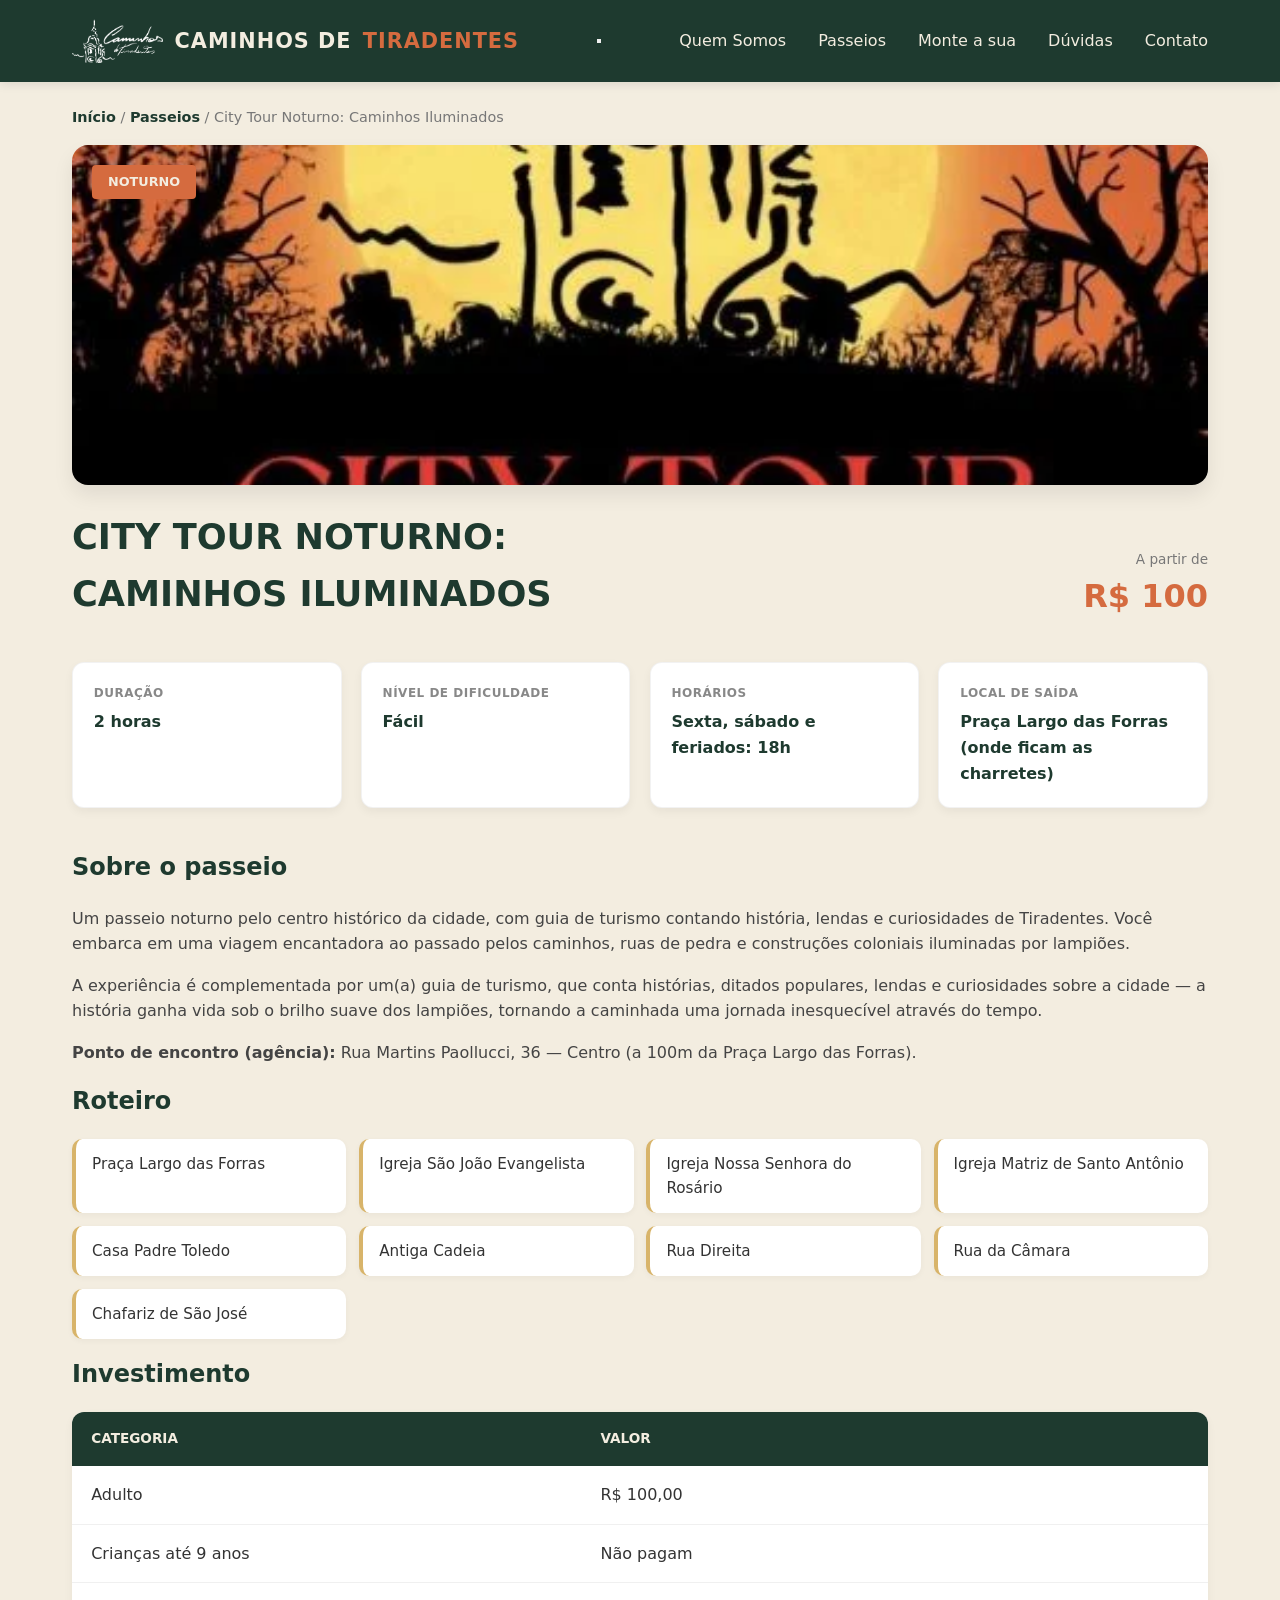
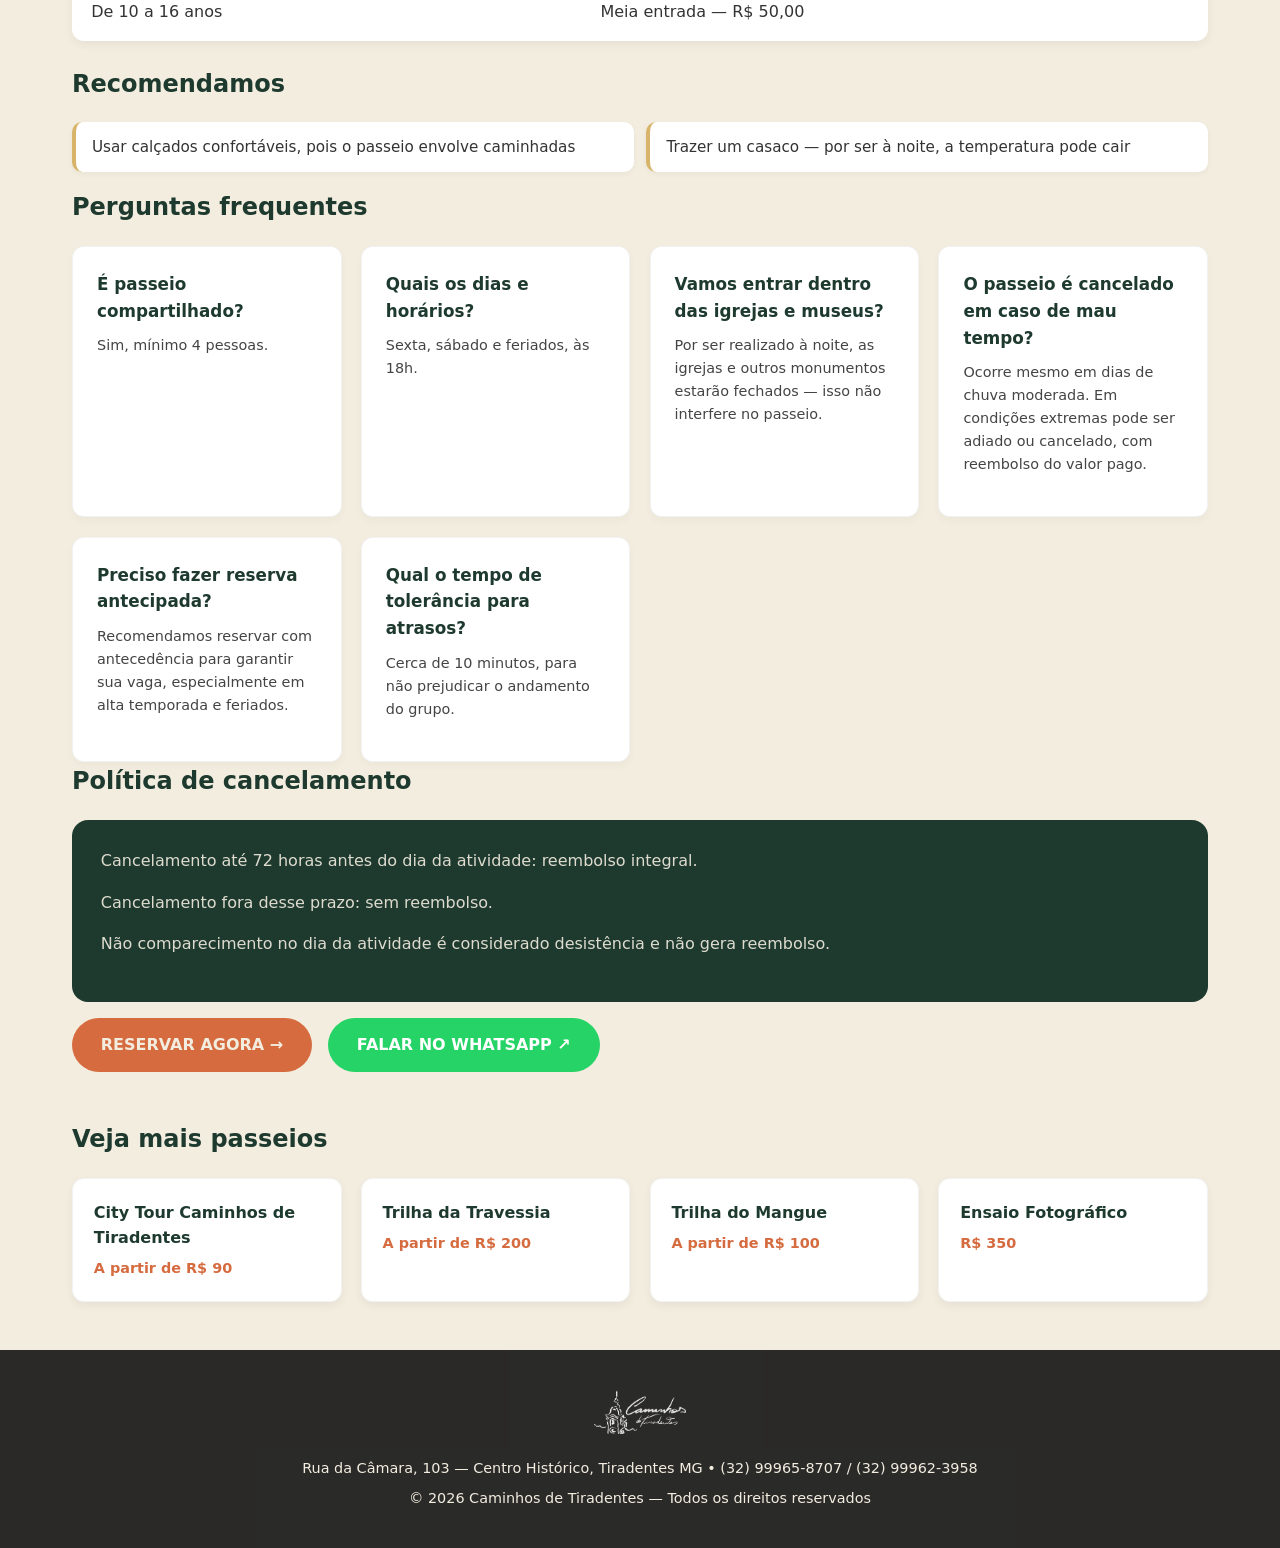
<file: tour-iluminados.html>
<!DOCTYPE html>
<html lang="pt-BR">
<head>
  <meta charset="UTF-8" />
  <meta name="viewport" content="width=device-width, initial-scale=1.0" />
  <title>City Tour Noturno: Caminhos Iluminados | Caminhos de Tiradentes</title>
  <link rel="icon" type="image/webp" href="images/logo.webp" />
  <link rel="stylesheet" href="style.css" />
</head>
<body>

  <!-- HEADER / MENU PRINCIPAL -->
  <header>
    <nav>
      <a href="index.html" class="logo">
        <img src="images/logo.webp" alt="Caminhos de Tiradentes" class="logo-img">
        Caminhos de <span>Tiradentes</span>
      </a>
      <button class="mobile-menu-toggle" type="button" aria-label="Abrir menu" aria-expanded="false" aria-controls="main-menu">
        <span></span><span></span><span></span>
      </button>
      <ul class="nav-links" id="main-menu">
        <li><a href="index.html#quem-somos">Quem Somos</a></li>
        <li><a href="index.html#passeios">Passeios</a></li>
        <li><a href="index.html#experiencia">Monte a sua</a></li>
        <li><a href="index.html#faq">Dúvidas</a></li>
        <li><a href="index.html#contato">Contato</a></li>
      </ul>
    </nav>
  </header>

  <!-- BREADCRUMB -->
  <div class="breadcrumb">
    <a href="index.html">Início</a> / <a href="index.html#passeios">Passeios</a> / City Tour Noturno: Caminhos Iluminados
  </div>

  <!-- BANNER DO PASSEIO
       ALTERE AQUI: a foto de capa (troque o placeholder), o título e o preço em destaque.
  -->
  <div class="tour-hero">
    <!-- TROQUE AQUI PELA FOTO REAL DO PASSEIO NOTURNO -->
    <div class="tour-hero-image" style="background-image: url('images/city_tour_noturno.webp');">
      <span class="tour-hero-badge">Noturno</span>
    </div>
    <div class="tour-hero-header">
      <h1 class="tour-hero-title">City Tour Noturno: Caminhos Iluminados</h1>
      <div class="tour-hero-price">
        <div class="tour-hero-price-label">A partir de</div>
        <div class="tour-hero-price-value">R$ 100</div>
      </div>
    </div>
  </div>

  <!-- BARRA DE INFORMAÇÕES RÁPIDAS -->
  <div class="tour-detail-section">
    <div class="info-bar">
      <div class="info-item">
        <div class="info-item-label">Duração</div>
        <div class="info-item-value">2 horas</div>
      </div>
      <div class="info-item">
        <div class="info-item-label">Nível de dificuldade</div>
        <div class="info-item-value">Fácil</div>
      </div>
      <div class="info-item">
        <div class="info-item-label">Horários</div>
        <div class="info-item-value">Sexta, sábado e feriados: 18h</div>
      </div>
      <div class="info-item">
        <div class="info-item-label">Local de saída</div>
        <div class="info-item-value">Praça Largo das Forras (onde ficam as charretes)</div>
      </div>
    </div>

    <!-- DESCRIÇÃO -->
    <h2 class="subsection-title">Sobre o passeio</h2>
    <p>Um passeio noturno pelo centro histórico da cidade, com guia de turismo contando história, lendas e curiosidades de Tiradentes. Você embarca em uma viagem encantadora ao passado pelos caminhos, ruas de pedra e construções coloniais iluminadas por lampiões.</p>
    <p>A experiência é complementada por um(a) guia de turismo, que conta histórias, ditados populares, lendas e curiosidades sobre a cidade — a história ganha vida sob o brilho suave dos lampiões, tornando a caminhada uma jornada inesquecível através do tempo.</p>
    <p><strong>Ponto de encontro (agência):</strong> Rua Martins Paollucci, 36 — Centro (a 100m da Praça Largo das Forras).</p>

    <!-- ROTEIRO -->
    <h2 class="subsection-title">Roteiro</h2>
    <ul class="roteiro-list">
      <li>Praça Largo das Forras</li>
      <li>Igreja São João Evangelista</li>
      <li>Igreja Nossa Senhora do Rosário</li>
      <li>Igreja Matriz de Santo Antônio</li>
      <li>Casa Padre Toledo</li>
      <li>Antiga Cadeia</li>
      <li>Rua Direita</li>
      <li>Rua da Câmara</li>
      <li>Chafariz de São José</li>
    </ul>

    <!-- PREÇOS -->
    <h2 class="subsection-title">Investimento</h2>
    <table class="price-table">
      <tr><th>Categoria</th><th>Valor</th></tr>
      <tr><td>Adulto</td><td>R$ 100,00</td></tr>
      <tr><td>Crianças até 9 anos</td><td>Não pagam</td></tr>
      <tr><td>De 10 a 16 anos</td><td>Meia entrada — R$ 50,00</td></tr>
    </table>

    <!-- RECOMENDAÇÕES -->
    <h2 class="subsection-title">Recomendamos</h2>
    <ul class="recommend-list">
      <li>Usar calçados confortáveis, pois o passeio envolve caminhadas</li>
      <li>Trazer um casaco — por ser à noite, a temperatura pode cair</li>
    </ul>

    <!-- PERGUNTAS FREQUENTES DO PASSEIO -->
    <h2 class="subsection-title">Perguntas frequentes</h2>
    <div class="guide-grid">
      <div class="guide-card faq-card">
        <h4>É passeio compartilhado?</h4>
        <p>Sim, mínimo 4 pessoas.</p>
      </div>
      <div class="guide-card faq-card">
        <h4>Quais os dias e horários?</h4>
        <p>Sexta, sábado e feriados, às 18h.</p>
      </div>
      <div class="guide-card faq-card">
        <h4>Vamos entrar dentro das igrejas e museus?</h4>
        <p>Por ser realizado à noite, as igrejas e outros monumentos estarão fechados — isso não interfere no passeio.</p>
      </div>
      <div class="guide-card faq-card">
        <h4>O passeio é cancelado em caso de mau tempo?</h4>
        <p>Ocorre mesmo em dias de chuva moderada. Em condições extremas pode ser adiado ou cancelado, com reembolso do valor pago.</p>
      </div>
      <div class="guide-card faq-card">
        <h4>Preciso fazer reserva antecipada?</h4>
        <p>Recomendamos reservar com antecedência para garantir sua vaga, especialmente em alta temporada e feriados.</p>
      </div>
      <div class="guide-card faq-card">
        <h4>Qual o tempo de tolerância para atrasos?</h4>
        <p>Cerca de 10 minutos, para não prejudicar o andamento do grupo.</p>
      </div>
    </div>

    <!-- POLÍTICA DE CANCELAMENTO -->
    <h2 class="subsection-title">Política de cancelamento</h2>
    <div class="cancel-policy">
      <p>Cancelamento até 72 horas antes do dia da atividade: reembolso integral.</p>
      <p>Cancelamento fora desse prazo: sem reembolso.</p>
      <p>Não comparecimento no dia da atividade é considerado desistência e não gera reembolso.</p>
    </div>

    <!-- CTA DE RESERVA -->
    <div class="tour-cta">
      <a href="https://caminhosdetiradentes.com.br/produto/caminhos-iluminados/" target="_blank" rel="noopener" class="btn btn-primary">RESERVAR AGORA &rarr;</a>
      <a href="https://wa.me/5532999658707" target="_blank" rel="noopener" class="btn btn-whatsapp">FALAR NO WHATSAPP &#8599;</a>
    </div>
  </div>

  <!-- OUTROS PASSEIOS -->
  <div class="tour-detail-section">
    <h2 class="subsection-title">Veja mais passeios</h2>
    <div class="other-tours-grid">
      <a href="tour-citytour.html" class="other-tour-card">
        <div class="other-tour-card-title">City Tour Caminhos de Tiradentes</div>
        <div class="other-tour-card-price">A partir de R$ 90</div>
      </a>
      <a href="tour-travessia.html" class="other-tour-card">
        <div class="other-tour-card-title">Trilha da Travessia</div>
        <div class="other-tour-card-price">A partir de R$ 200</div>
      </a>
      <a href="tour-mangue.html" class="other-tour-card">
        <div class="other-tour-card-title">Trilha do Mangue</div>
        <div class="other-tour-card-price">A partir de R$ 100</div>
      </a>
      <a href="tour-ensaio.html" class="other-tour-card">
        <div class="other-tour-card-title">Ensaio Fotográfico</div>
        <div class="other-tour-card-price">R$ 350</div>
      </a>
    </div>
  </div>

  <!-- FOOTER / RODAPÉ -->
  <footer>
    <img src="images/logo.webp" alt="Caminhos de Tiradentes" class="footer-logo">
    <p>Rua da Câmara, 103 — Centro Histórico, Tiradentes MG &bull; (32) 99965-8707 / (32) 99962-3958</p>
    <p>&copy; 2026 Caminhos de Tiradentes — Todos os direitos reservados</p>
  </footer>

</body>
</html>
</file>
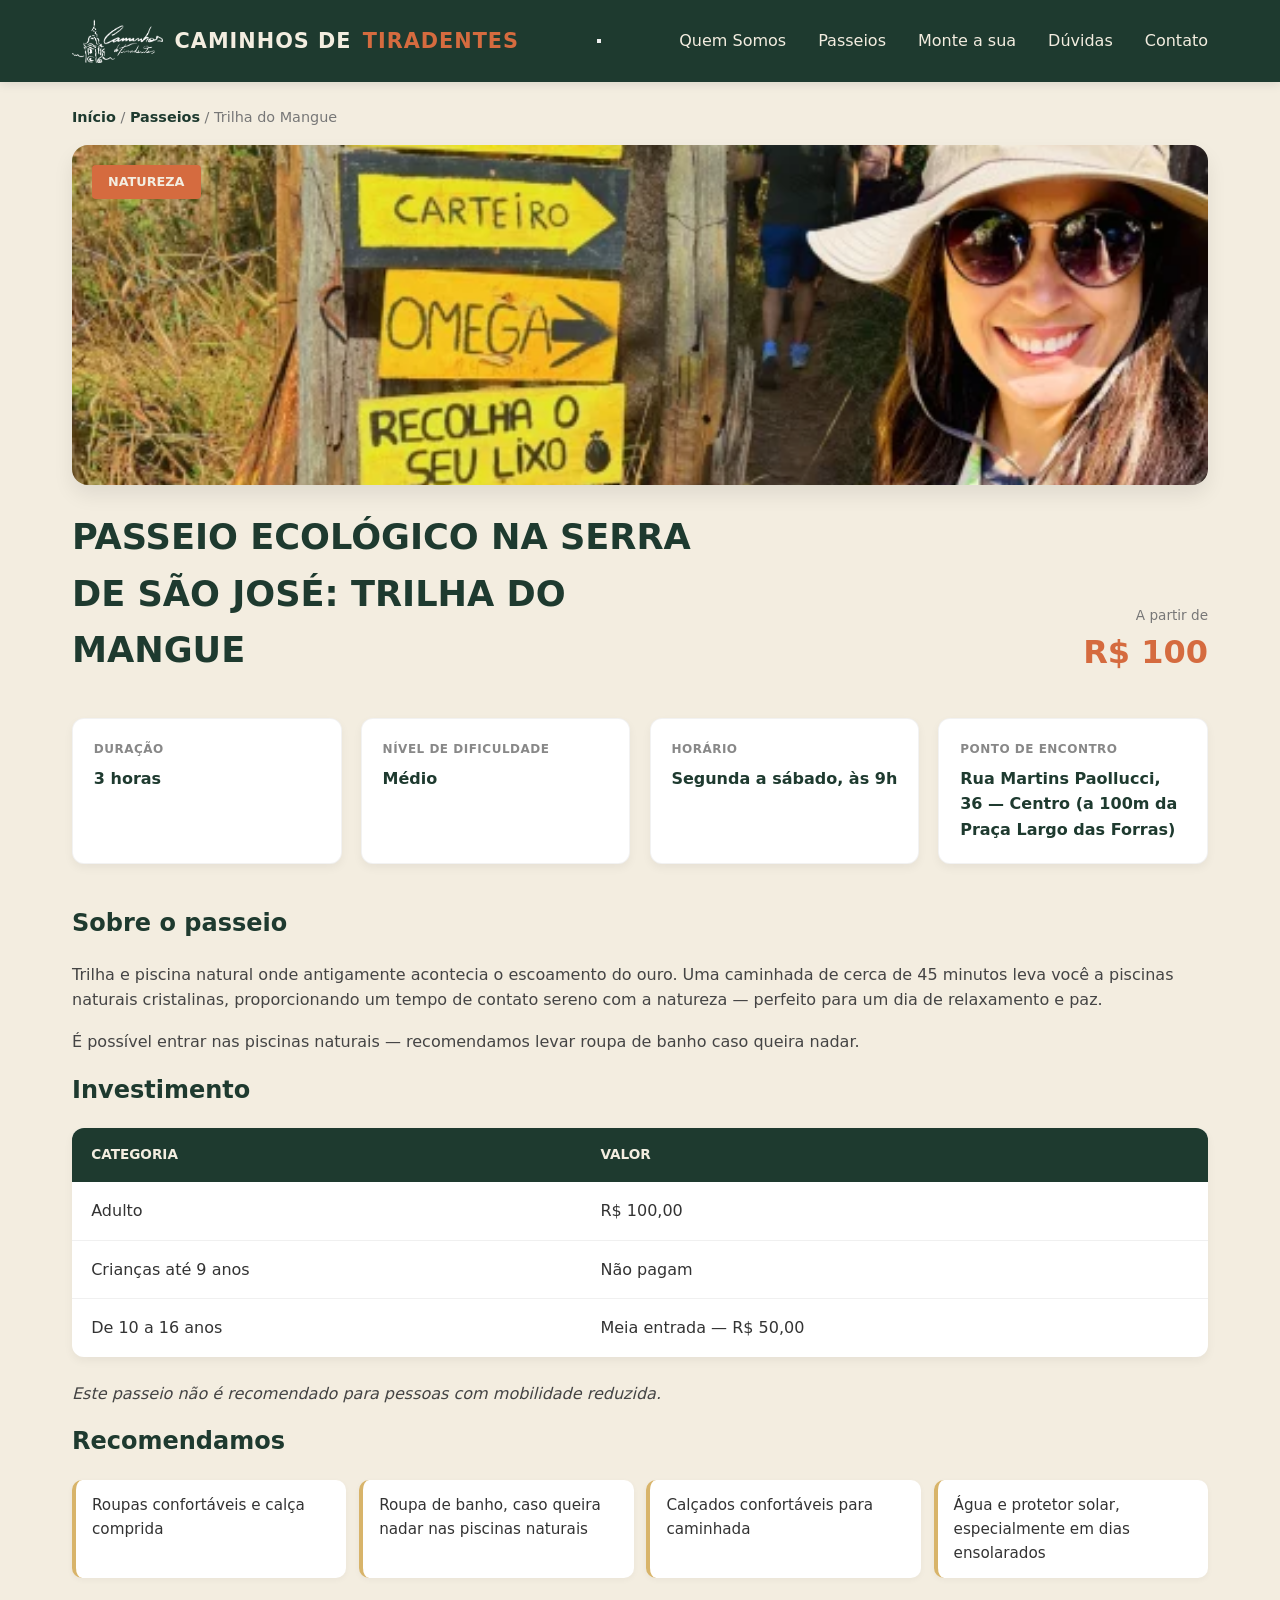
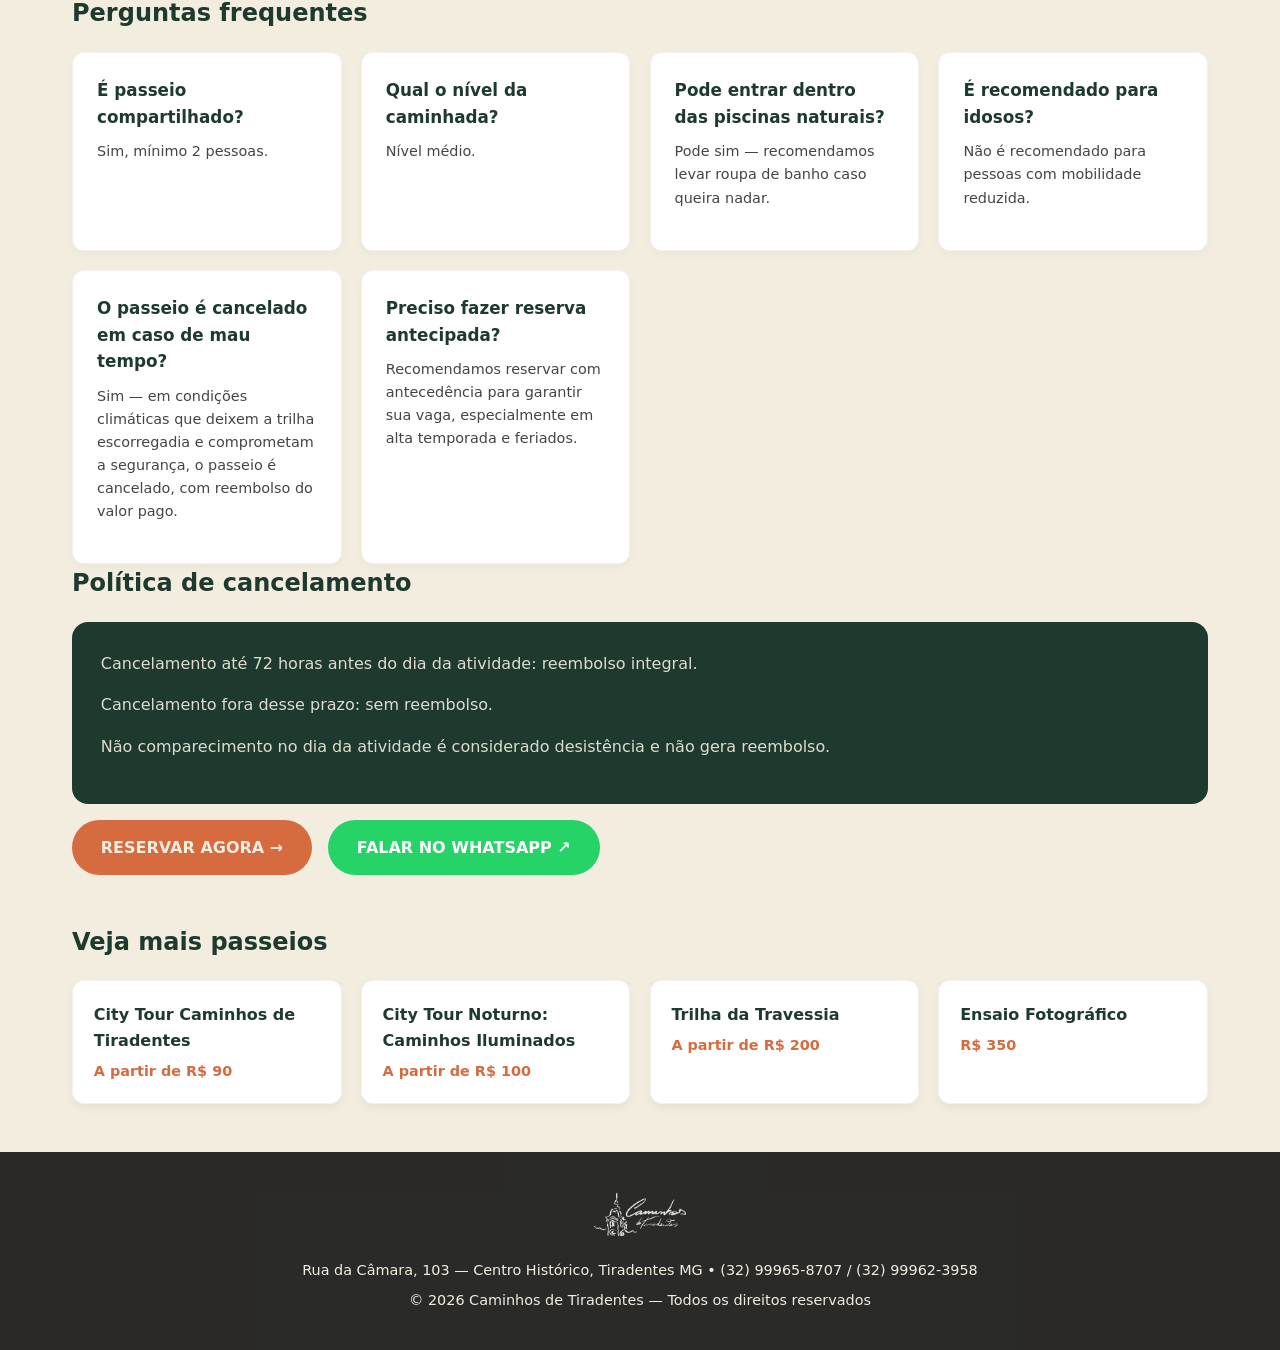
<file: tour-mangue.html>
<!DOCTYPE html>
<html lang="pt-BR">
<head>
  <meta charset="UTF-8" />
  <meta name="viewport" content="width=device-width, initial-scale=1.0" />
  <title>Trilha do Mangue | Caminhos de Tiradentes</title>
  <link rel="icon" type="image/webp" href="images/logo.webp" />
  <link rel="stylesheet" href="style.css" />
</head>
<body>

  <!-- HEADER / MENU PRINCIPAL -->
  <header>
    <nav>
      <a href="index.html" class="logo">
        <img src="images/logo.webp" alt="Caminhos de Tiradentes" class="logo-img">
        Caminhos de <span>Tiradentes</span>
      </a>
      <button class="mobile-menu-toggle" type="button" aria-label="Abrir menu" aria-expanded="false" aria-controls="main-menu">
        <span></span><span></span><span></span>
      </button>
      <ul class="nav-links" id="main-menu">
        <li><a href="index.html#quem-somos">Quem Somos</a></li>
        <li><a href="index.html#passeios">Passeios</a></li>
        <li><a href="index.html#experiencia">Monte a sua</a></li>
        <li><a href="index.html#faq">Dúvidas</a></li>
        <li><a href="index.html#contato">Contato</a></li>
      </ul>
    </nav>
  </header>

  <!-- BREADCRUMB -->
  <div class="breadcrumb">
    <a href="index.html">Início</a> / <a href="index.html#passeios">Passeios</a> / Trilha do Mangue
  </div>

  <!-- BANNER DO PASSEIO
       ALTERE AQUI: a foto de capa (troque o placeholder), o título e o preço em destaque.
  -->
  <div class="tour-hero">
    <!-- TROQUE AQUI PELA FOTO REAL DA TRILHA DO MANGUE -->
    <div class="tour-hero-image" style="background-image: url('images/trilha_mangue.webp');">
      <span class="tour-hero-badge">Natureza</span>
    </div>
    <div class="tour-hero-header">
      <h1 class="tour-hero-title">Passeio Ecológico na Serra de São José: Trilha do Mangue</h1>
      <div class="tour-hero-price">
        <div class="tour-hero-price-label">A partir de</div>
        <div class="tour-hero-price-value">R$ 100</div>
      </div>
    </div>
  </div>

  <!-- BARRA DE INFORMAÇÕES RÁPIDAS -->
  <div class="tour-detail-section">
    <div class="info-bar">
      <div class="info-item">
        <div class="info-item-label">Duração</div>
        <div class="info-item-value">3 horas</div>
      </div>
      <div class="info-item">
        <div class="info-item-label">Nível de dificuldade</div>
        <div class="info-item-value">Médio</div>
      </div>
      <div class="info-item">
        <div class="info-item-label">Horário</div>
        <div class="info-item-value">Segunda a sábado, às 9h</div>
      </div>
      <div class="info-item">
        <div class="info-item-label">Ponto de encontro</div>
        <div class="info-item-value">Rua Martins Paollucci, 36 — Centro (a 100m da Praça Largo das Forras)</div>
      </div>
    </div>

    <!-- DESCRIÇÃO -->
    <h2 class="subsection-title">Sobre o passeio</h2>
    <p>Trilha e piscina natural onde antigamente acontecia o escoamento do ouro. Uma caminhada de cerca de 45 minutos leva você a piscinas naturais cristalinas, proporcionando um tempo de contato sereno com a natureza — perfeito para um dia de relaxamento e paz.</p>
    <p>É possível entrar nas piscinas naturais — recomendamos levar roupa de banho caso queira nadar.</p>

    <!-- PREÇOS -->
    <h2 class="subsection-title">Investimento</h2>
    <table class="price-table">
      <tr><th>Categoria</th><th>Valor</th></tr>
      <tr><td>Adulto</td><td>R$ 100,00</td></tr>
      <tr><td>Crianças até 9 anos</td><td>Não pagam</td></tr>
      <tr><td>De 10 a 16 anos</td><td>Meia entrada — R$ 50,00</td></tr>
    </table>
    <p><em>Este passeio não é recomendado para pessoas com mobilidade reduzida.</em></p>

    <!-- RECOMENDAÇÕES -->
    <h2 class="subsection-title">Recomendamos</h2>
    <ul class="recommend-list">
      <li>Roupas confortáveis e calça comprida</li>
      <li>Roupa de banho, caso queira nadar nas piscinas naturais</li>
      <li>Calçados confortáveis para caminhada</li>
      <li>Água e protetor solar, especialmente em dias ensolarados</li>
    </ul>

    <!-- PERGUNTAS FREQUENTES DO PASSEIO -->
    <h2 class="subsection-title">Perguntas frequentes</h2>
    <div class="guide-grid">
      <div class="guide-card faq-card">
        <h4>É passeio compartilhado?</h4>
        <p>Sim, mínimo 2 pessoas.</p>
      </div>
      <div class="guide-card faq-card">
        <h4>Qual o nível da caminhada?</h4>
        <p>Nível médio.</p>
      </div>
      <div class="guide-card faq-card">
        <h4>Pode entrar dentro das piscinas naturais?</h4>
        <p>Pode sim — recomendamos levar roupa de banho caso queira nadar.</p>
      </div>
      <div class="guide-card faq-card">
        <h4>É recomendado para idosos?</h4>
        <p>Não é recomendado para pessoas com mobilidade reduzida.</p>
      </div>
      <div class="guide-card faq-card">
        <h4>O passeio é cancelado em caso de mau tempo?</h4>
        <p>Sim — em condições climáticas que deixem a trilha escorregadia e comprometam a segurança, o passeio é cancelado, com reembolso do valor pago.</p>
      </div>
      <div class="guide-card faq-card">
        <h4>Preciso fazer reserva antecipada?</h4>
        <p>Recomendamos reservar com antecedência para garantir sua vaga, especialmente em alta temporada e feriados.</p>
      </div>
    </div>

    <!-- POLÍTICA DE CANCELAMENTO -->
    <h2 class="subsection-title">Política de cancelamento</h2>
    <div class="cancel-policy">
      <p>Cancelamento até 72 horas antes do dia da atividade: reembolso integral.</p>
      <p>Cancelamento fora desse prazo: sem reembolso.</p>
      <p>Não comparecimento no dia da atividade é considerado desistência e não gera reembolso.</p>
    </div>

    <!-- CTA DE RESERVA -->
    <div class="tour-cta">
      <a href="https://caminhosdetiradentes.com.br/produto/caminhos-da-serra-de-sao-jose-trilha-do-mangue/" target="_blank" rel="noopener" class="btn btn-primary">RESERVAR AGORA &rarr;</a>
      <a href="https://wa.me/5532999658707" target="_blank" rel="noopener" class="btn btn-whatsapp">FALAR NO WHATSAPP &#8599;</a>
    </div>
  </div>

  <!-- OUTROS PASSEIOS -->
  <div class="tour-detail-section">
    <h2 class="subsection-title">Veja mais passeios</h2>
    <div class="other-tours-grid">
      <a href="tour-citytour.html" class="other-tour-card">
        <div class="other-tour-card-title">City Tour Caminhos de Tiradentes</div>
        <div class="other-tour-card-price">A partir de R$ 90</div>
      </a>
      <a href="tour-iluminados.html" class="other-tour-card">
        <div class="other-tour-card-title">City Tour Noturno: Caminhos Iluminados</div>
        <div class="other-tour-card-price">A partir de R$ 100</div>
      </a>
      <a href="tour-travessia.html" class="other-tour-card">
        <div class="other-tour-card-title">Trilha da Travessia</div>
        <div class="other-tour-card-price">A partir de R$ 200</div>
      </a>
      <a href="tour-ensaio.html" class="other-tour-card">
        <div class="other-tour-card-title">Ensaio Fotográfico</div>
        <div class="other-tour-card-price">R$ 350</div>
      </a>
    </div>
  </div>

  <!-- FOOTER / RODAPÉ -->
  <footer>
    <img src="images/logo.webp" alt="Caminhos de Tiradentes" class="footer-logo">
    <p>Rua da Câmara, 103 — Centro Histórico, Tiradentes MG &bull; (32) 99965-8707 / (32) 99962-3958</p>
    <p>&copy; 2026 Caminhos de Tiradentes — Todos os direitos reservados</p>
  </footer>

</body>
</html>
</file>
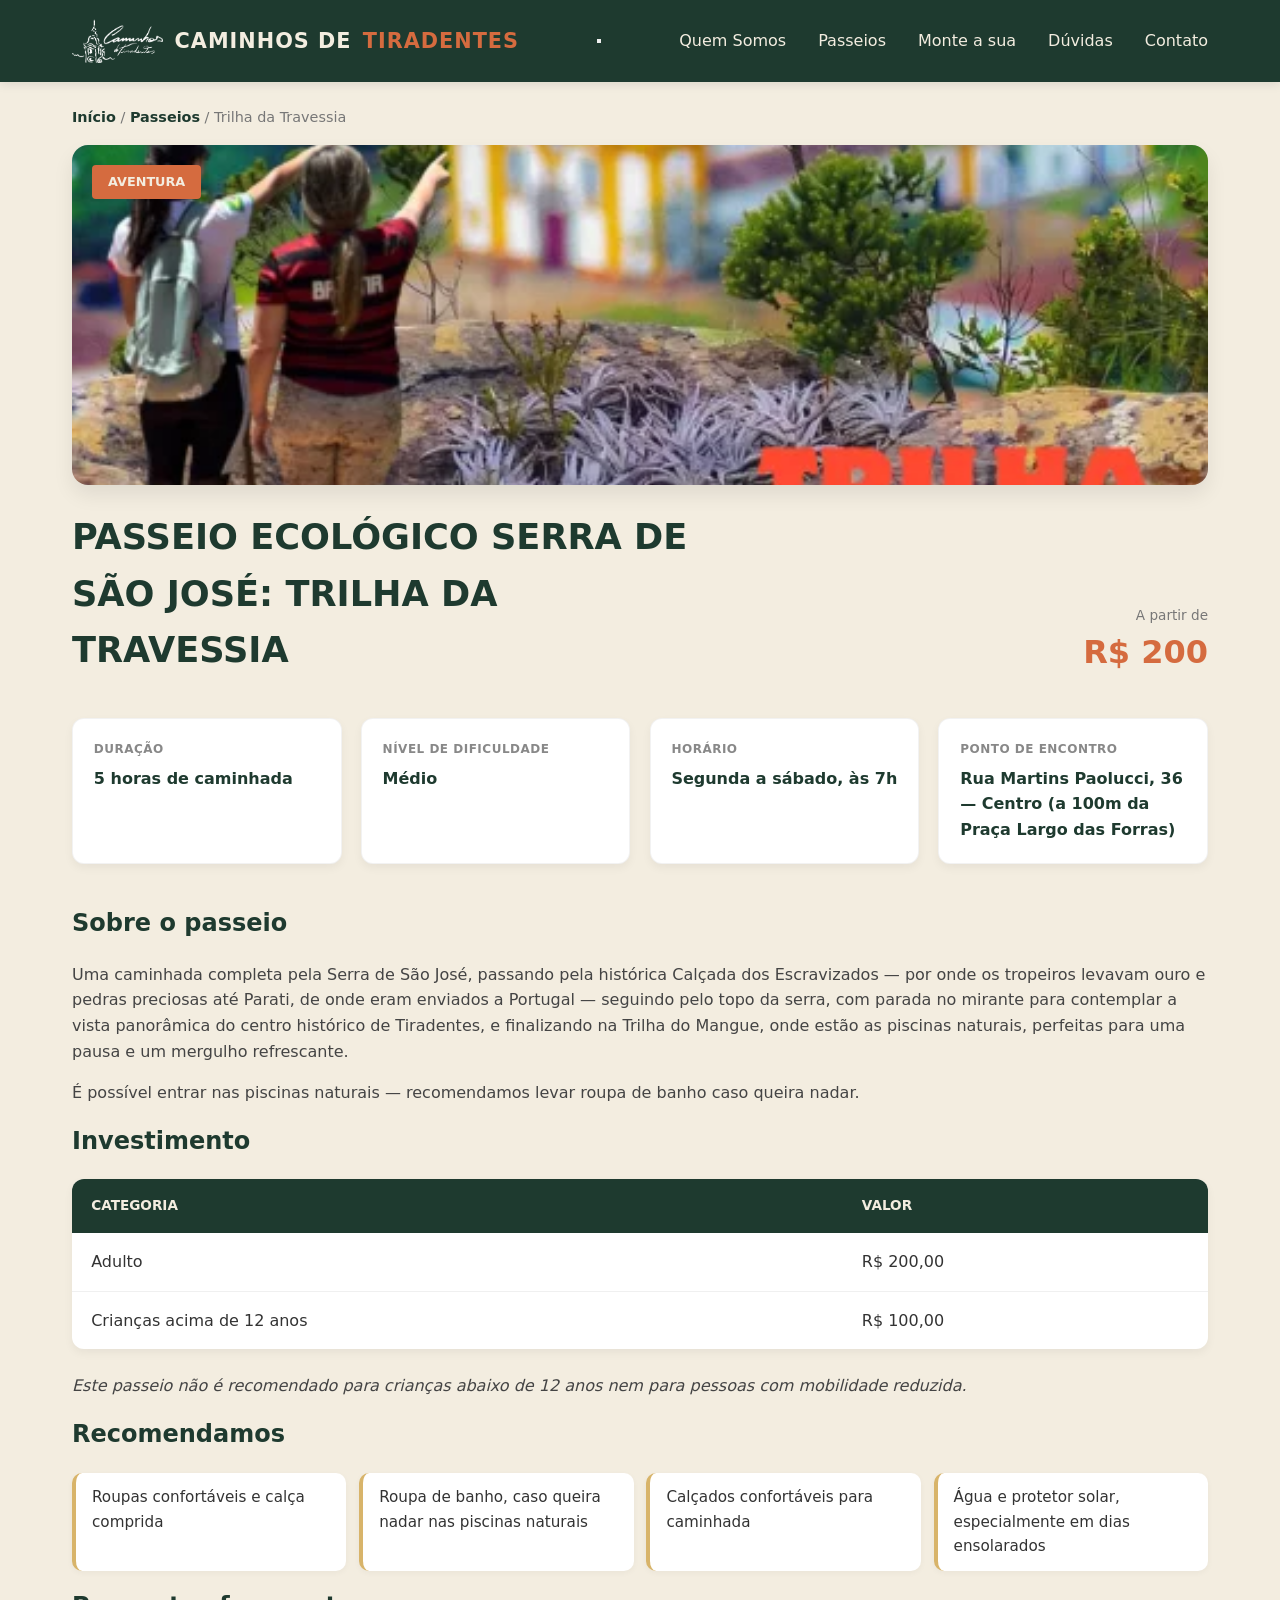
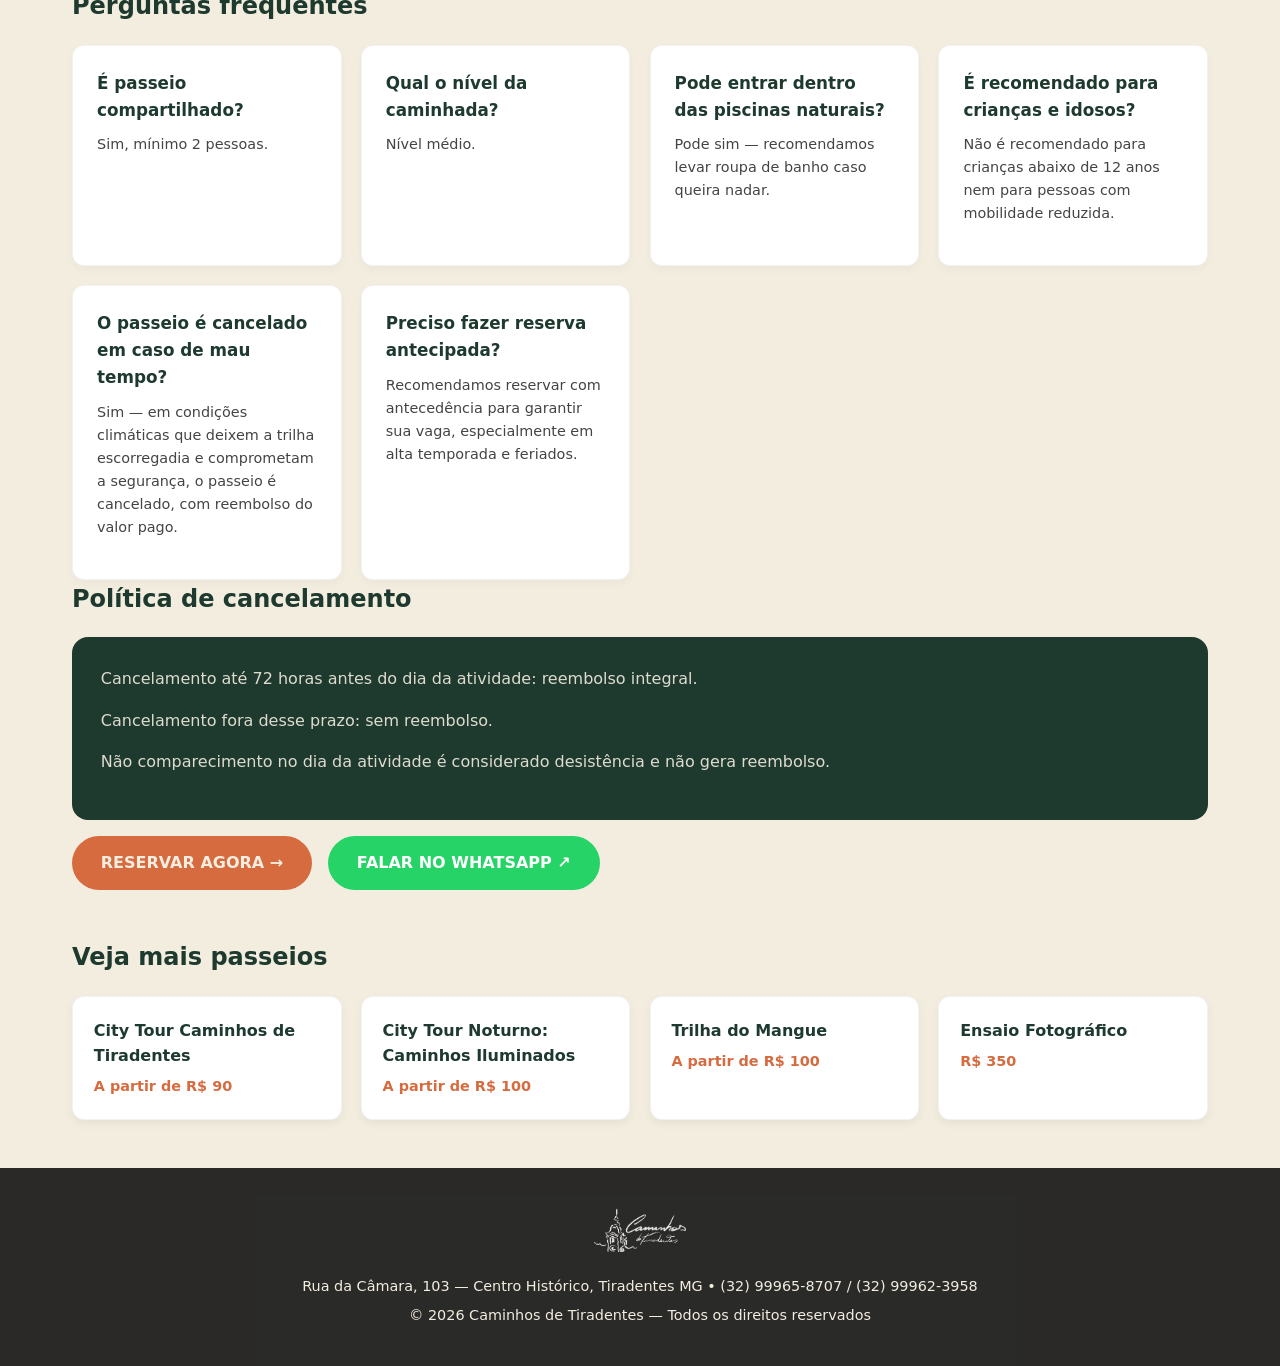
<file: tour-travessia.html>
<!DOCTYPE html>
<html lang="pt-BR">
<head>
  <meta charset="UTF-8" />
  <meta name="viewport" content="width=device-width, initial-scale=1.0" />
  <title>Trilha da Travessia | Caminhos de Tiradentes</title>
  <link rel="icon" type="image/webp" href="images/logo.webp" />
  <link rel="stylesheet" href="style.css" />
</head>
<body>

  <!-- HEADER / MENU PRINCIPAL -->
  <header>
    <nav>
      <a href="index.html" class="logo">
        <img src="images/logo.webp" alt="Caminhos de Tiradentes" class="logo-img">
        Caminhos de <span>Tiradentes</span>
      </a>
      <button class="mobile-menu-toggle" type="button" aria-label="Abrir menu" aria-expanded="false" aria-controls="main-menu">
        <span></span><span></span><span></span>
      </button>
      <ul class="nav-links" id="main-menu">
        <li><a href="index.html#quem-somos">Quem Somos</a></li>
        <li><a href="index.html#passeios">Passeios</a></li>
        <li><a href="index.html#experiencia">Monte a sua</a></li>
        <li><a href="index.html#faq">Dúvidas</a></li>
        <li><a href="index.html#contato">Contato</a></li>
      </ul>
    </nav>
  </header>

  <!-- BREADCRUMB -->
  <div class="breadcrumb">
    <a href="index.html">Início</a> / <a href="index.html#passeios">Passeios</a> / Trilha da Travessia
  </div>

  <!-- BANNER DO PASSEIO
       ALTERE AQUI: a foto de capa (troque o placeholder), o título e o preço em destaque.
  -->
  <div class="tour-hero">
    <!-- TROQUE AQUI PELA FOTO REAL DA TRILHA DA TRAVESSIA -->
    <div class="tour-hero-image" style="background-image: url('images/trilha_travessia.webp');">
      <span class="tour-hero-badge">Aventura</span>
    </div>
    <div class="tour-hero-header">
      <h1 class="tour-hero-title">Passeio Ecológico Serra de São José: Trilha da Travessia</h1>
      <div class="tour-hero-price">
        <div class="tour-hero-price-label">A partir de</div>
        <div class="tour-hero-price-value">R$ 200</div>
      </div>
    </div>
  </div>

  <!-- BARRA DE INFORMAÇÕES RÁPIDAS -->
  <div class="tour-detail-section">
    <div class="info-bar">
      <div class="info-item">
        <div class="info-item-label">Duração</div>
        <div class="info-item-value">5 horas de caminhada</div>
      </div>
      <div class="info-item">
        <div class="info-item-label">Nível de dificuldade</div>
        <div class="info-item-value">Médio</div>
      </div>
      <div class="info-item">
        <div class="info-item-label">Horário</div>
        <div class="info-item-value">Segunda a sábado, às 7h</div>
      </div>
      <div class="info-item">
        <div class="info-item-label">Ponto de encontro</div>
        <div class="info-item-value">Rua Martins Paolucci, 36 — Centro (a 100m da Praça Largo das Forras)</div>
      </div>
    </div>

    <!-- DESCRIÇÃO -->
    <h2 class="subsection-title">Sobre o passeio</h2>
    <p>Uma caminhada completa pela Serra de São José, passando pela histórica Calçada dos Escravizados — por onde os tropeiros levavam ouro e pedras preciosas até Parati, de onde eram enviados a Portugal — seguindo pelo topo da serra, com parada no mirante para contemplar a vista panorâmica do centro histórico de Tiradentes, e finalizando na Trilha do Mangue, onde estão as piscinas naturais, perfeitas para uma pausa e um mergulho refrescante.</p>
    <p>É possível entrar nas piscinas naturais — recomendamos levar roupa de banho caso queira nadar.</p>

    <!-- PREÇOS -->
    <h2 class="subsection-title">Investimento</h2>
    <table class="price-table">
      <tr><th>Categoria</th><th>Valor</th></tr>
      <tr><td>Adulto</td><td>R$ 200,00</td></tr>
      <tr><td>Crianças acima de 12 anos</td><td>R$ 100,00</td></tr>
    </table>
    <p><em>Este passeio não é recomendado para crianças abaixo de 12 anos nem para pessoas com mobilidade reduzida.</em></p>

    <!-- RECOMENDAÇÕES -->
    <h2 class="subsection-title">Recomendamos</h2>
    <ul class="recommend-list">
      <li>Roupas confortáveis e calça comprida</li>
      <li>Roupa de banho, caso queira nadar nas piscinas naturais</li>
      <li>Calçados confortáveis para caminhada</li>
      <li>Água e protetor solar, especialmente em dias ensolarados</li>
    </ul>

    <!-- PERGUNTAS FREQUENTES DO PASSEIO -->
    <h2 class="subsection-title">Perguntas frequentes</h2>
    <div class="guide-grid">
      <div class="guide-card faq-card">
        <h4>É passeio compartilhado?</h4>
        <p>Sim, mínimo 2 pessoas.</p>
      </div>
      <div class="guide-card faq-card">
        <h4>Qual o nível da caminhada?</h4>
        <p>Nível médio.</p>
      </div>
      <div class="guide-card faq-card">
        <h4>Pode entrar dentro das piscinas naturais?</h4>
        <p>Pode sim — recomendamos levar roupa de banho caso queira nadar.</p>
      </div>
      <div class="guide-card faq-card">
        <h4>É recomendado para crianças e idosos?</h4>
        <p>Não é recomendado para crianças abaixo de 12 anos nem para pessoas com mobilidade reduzida.</p>
      </div>
      <div class="guide-card faq-card">
        <h4>O passeio é cancelado em caso de mau tempo?</h4>
        <p>Sim — em condições climáticas que deixem a trilha escorregadia e comprometam a segurança, o passeio é cancelado, com reembolso do valor pago.</p>
      </div>
      <div class="guide-card faq-card">
        <h4>Preciso fazer reserva antecipada?</h4>
        <p>Recomendamos reservar com antecedência para garantir sua vaga, especialmente em alta temporada e feriados.</p>
      </div>
    </div>

    <!-- POLÍTICA DE CANCELAMENTO -->
    <h2 class="subsection-title">Política de cancelamento</h2>
    <div class="cancel-policy">
      <p>Cancelamento até 72 horas antes do dia da atividade: reembolso integral.</p>
      <p>Cancelamento fora desse prazo: sem reembolso.</p>
      <p>Não comparecimento no dia da atividade é considerado desistência e não gera reembolso.</p>
    </div>

    <!-- CTA DE RESERVA -->
    <div class="tour-cta">
      <a href="https://caminhosdetiradentes.com.br/produto/caminhos-da-serra-de-sao-jose/" target="_blank" rel="noopener" class="btn btn-primary">RESERVAR AGORA &rarr;</a>
      <a href="https://wa.me/5532999658707" target="_blank" rel="noopener" class="btn btn-whatsapp">FALAR NO WHATSAPP &#8599;</a>
    </div>
  </div>

  <!-- OUTROS PASSEIOS -->
  <div class="tour-detail-section">
    <h2 class="subsection-title">Veja mais passeios</h2>
    <div class="other-tours-grid">
      <a href="tour-citytour.html" class="other-tour-card">
        <div class="other-tour-card-title">City Tour Caminhos de Tiradentes</div>
        <div class="other-tour-card-price">A partir de R$ 90</div>
      </a>
      <a href="tour-iluminados.html" class="other-tour-card">
        <div class="other-tour-card-title">City Tour Noturno: Caminhos Iluminados</div>
        <div class="other-tour-card-price">A partir de R$ 100</div>
      </a>
      <a href="tour-mangue.html" class="other-tour-card">
        <div class="other-tour-card-title">Trilha do Mangue</div>
        <div class="other-tour-card-price">A partir de R$ 100</div>
      </a>
      <a href="tour-ensaio.html" class="other-tour-card">
        <div class="other-tour-card-title">Ensaio Fotográfico</div>
        <div class="other-tour-card-price">R$ 350</div>
      </a>
    </div>
  </div>

  <!-- FOOTER / RODAPÉ -->
  <footer>
    <img src="images/logo.webp" alt="Caminhos de Tiradentes" class="footer-logo">
    <p>Rua da Câmara, 103 — Centro Histórico, Tiradentes MG &bull; (32) 99965-8707 / (32) 99962-3958</p>
    <p>&copy; 2026 Caminhos de Tiradentes — Todos os direitos reservados</p>
  </footer>

</body>
</html>
</file>
<file: style.css>
/* CSS RESET & VARIABLES
   ALTERE AQUI: todas as cores principais do site, fonte e paleta visual geral.
   Toda mudança feita em :root afeta vários elementos ao mesmo tempo.
*/
:root {
  --verde-floresta: #1E3A2F;
  --creme: #F3EDE0;
  --terracota: #D56B3F;
  --amarelo-areia: #D8B46A;
  --preto: #151515;
  --branco: #FFFFFF;
  --fonte-principal: system-ui, -apple-system, BlinkMacSystemFont, 'Segoe UI', Roboto, Oxygen, Ubuntu, Cantarell, sans-serif;
}

* {
  margin: 0;
  padding: 0;
  box-sizing: border-box;
  font-family: var(--fonte-principal);
}

body {
  background-color: var(--creme);
  color: var(--preto);
  line-height: 1.6;
}

/* HEADER & NAVBAR
   ALTERE AQUI: o fundo do topo do site, a barra fixa e o estilo do menu.
   Os itens do menu estão em .nav-links a e .logo.
*/
header {
  background-color: var(--verde-floresta);
  position: sticky;
  top: 0;
  z-index: 1000;
  box-shadow: 0 2px 10px rgba(0,0,0,0.1);
}

nav {
  max-width: 1200px;
  margin: 0 auto;
  padding: 1.2rem 2rem;
  display: flex;
  justify-content: space-between;
  align-items: center;
  flex-wrap: wrap;
  gap: 1rem;
}

.logo {
  display: flex;
  align-items: center;
  gap: 0.7rem;
  color: var(--creme);
  font-weight: 800;
  font-size: 1.3rem;
  letter-spacing: 1px;
  text-transform: uppercase;
  text-decoration: none;
  transition: opacity 0.2s;
}

.logo:hover {
  opacity: 0.85;
}

.logo span {
  color: var(--terracota);
}

/* LOGO (IMAGEM)
   ALTERE AQUI: o tamanho da logo no cabeçalho.
   O filtro deixa a arte (originalmente preta) branca, para aparecer bem
   sobre o fundo verde-escuro do header, ao lado do nome em texto.
   Para trocar a imagem, basta substituir o arquivo images/logo.webp
   mantendo o mesmo nome.
*/
.logo-img {
  height: 44px;
  width: auto;
  filter: brightness(0) invert(1);
}

.nav-links {
  display: flex;
  gap: 2rem;
  list-style: none;
  flex-wrap: wrap;
}

.nav-links a {
  color: var(--creme);
  text-decoration: none;
  font-weight: 500;
  transition: color 0.2s;
}

.nav-links a:hover {
  color: var(--amarelo-areia);
}

/* HERO SECTION
   ALTERE AQUI: a imagem principal, a altura, a sobreposição de cor e o comportamento da seção inicial.
   Se quiser trocar a foto ou o efeito de escurecimento, mude a propriedade background da classe .hero.
*/
.hero {
  position: relative;
  min-height: 85vh;
  background: linear-gradient(rgba(30, 58, 47, 0.5), rgba(21, 21, 21, 0.7)), 
              url('images/header.webp') center/cover no-repeat;
  display: flex;
  align-items: center;
  padding: 0 2rem;
}

.hero-container {
  max-width: 1200px;
  margin: 0 auto;
  width: 100%;
  display: grid;
  grid-template-columns: 1fr 1fr;
  gap: 2rem;
  align-items: center;
}

.hero-content {
  color: var(--creme);
}

.hero-title {
  font-size: 3.5rem;
  font-weight: 900;
  line-height: 1.1;
  margin-bottom: 1.5rem;
  color: var(--creme);
  text-transform: uppercase;
}

.hero-subtitle {
  font-size: 1.25rem;
  margin-bottom: 2rem;
  color: var(--creme);
  opacity: 0.9;
}

.hero-buttons {
  display: flex;
  gap: 1rem;
  flex-wrap: wrap;
}

.btn {
  padding: 0.9rem 1.8rem;
  border-radius: 50px;
  font-weight: 700;
  text-decoration: none;
  display: inline-flex;
  align-items: center;
  gap: 0.5rem;
  cursor: pointer;
  border: none;
  transition: transform 0.2s, background-color 0.2s;
}

.btn:hover {
  transform: translateY(-2px);
}

.btn-primary {
  background-color: var(--terracota);
  color: var(--creme);
}

.btn-primary:hover {
  background-color: #c05a30;
}

.btn-whatsapp {
  background-color: #25D366;
  color: var(--branco);
}

.btn-whatsapp:hover {
  background-color: #20bd5a;
}

/* CARD FLUTUANTE HERO
   ALTERE AQUI: o bloco flutuante à direita da seção principal.
   Este cartão controla o texto de destaque, a descrição e o selo inferior.
*/
.hero-card-wrapper {
  display: flex;
  justify-content: flex-end;
}

.hero-card {
  background: rgba(243, 237, 224, 0.95);
  backdrop-filter: blur(5px);
  padding: 1.8rem;
  border-radius: 16px;
  box-shadow: 0 20px 40px rgba(0,0,0,0.3);
  max-width: 280px;
  border: 1px solid var(--amarelo-areia);
}

.hero-card-rating {
  font-size: 1.5rem;
  font-weight: 800;
  color: var(--verde-floresta);
  display: flex;
  align-items: center;
  gap: 0.3rem;
  margin-bottom: 0.5rem;
}

.hero-card-text {
  font-size: 0.95rem;
  color: var(--preto);
  margin-bottom: 1rem;
}

.hero-card-badge {
  display: inline-block;
  background-color: var(--amarelo-areia);
  color: var(--preto);
  font-weight: 700;
  padding: 0.3rem 0.8rem;
  border-radius: 20px;
  font-size: 0.85rem;
}

/* GLOBAL SECTIONS */
section {
  padding: 5rem 2rem;
  max-width: 1200px;
  margin: 0 auto;
}

.section-title {
  text-align: center;
  font-size: 2.2rem;
  color: var(--verde-floresta);
  margin-bottom: 2.5rem;
  text-transform: uppercase;
  font-weight: 800;
}

/* CATEGORIAS
   ALTERE AQUI: o layout da grade de categorias (quantos blocos aparecem por linha e o espaço entre eles).
   Cada .category-card representa um item de menu visual.
*/
.categories-grid {
  display: grid;
  grid-template-columns: repeat(auto-fit, minmax(220px, 1fr));
  gap: 1.5rem;
}

.category-card {
  background-color: var(--verde-floresta);
  color: var(--creme);
  padding: 2.5rem 1.5rem;
  border-radius: 12px;
  text-align: center;
  text-decoration: none;
  font-weight: 700;
  font-size: 1.1rem;
  transition: all 0.3s ease;
  display: flex;
  flex-direction: column;
  align-items: center;
  gap: 0.8rem;
  border: 2px solid transparent;
}

.category-card:hover {
  background-color: var(--terracota);
  transform: translateY(-5px);
}

.category-icon {
  font-size: 2rem;
}

/* CARROSSEL DE FOTOS
   ALTERE AQUI: altura das fotos, cor das setas/bolinhas e comportamento do carrossel.
   As fotos em si (src) são trocadas direto no HTML, dentro de cada .carousel-slide.
*/
.carousel {
  position: relative;
  max-width: 900px;
  margin: 0 auto;
  border-radius: 16px;
  overflow: hidden;
  box-shadow: 0 10px 30px rgba(0,0,0,0.12);
}

.carousel-track {
  display: flex;
  transition: transform 0.5s ease;
}

.carousel-slide {
  min-width: 100%;
  height: 480px;
}

.carousel-slide img {
  width: 100%;
  height: 100%;
  object-fit: cover;
  display: block;
}

.carousel-arrow {
  position: absolute;
  top: 50%;
  transform: translateY(-50%);
  background: rgba(21, 21, 21, 0.5);
  color: var(--branco);
  border: none;
  width: 44px;
  height: 44px;
  border-radius: 50%;
  font-size: 1.1rem;
  cursor: pointer;
  display: flex;
  align-items: center;
  justify-content: center;
  transition: background-color 0.2s;
}

.carousel-arrow:hover {
  background: var(--terracota);
}

.carousel-prev {
  left: 16px;
}

.carousel-next {
  right: 16px;
}

.carousel-dots {
  position: absolute;
  bottom: 16px;
  left: 50%;
  transform: translateX(-50%);
  display: flex;
  gap: 0.5rem;
}

.carousel-dot {
  width: 10px;
  height: 10px;
  border-radius: 50%;
  border: 2px solid var(--branco);
  background: transparent;
  cursor: pointer;
  padding: 0;
  transition: background-color 0.2s;
}

.carousel-dot.active {
  background-color: var(--amarelo-areia);
  border-color: var(--amarelo-areia);
}

@media (max-width: 768px) {
  .carousel-slide {
    height: 280px;
  }
}

/* QUEM SOMOS
   ALTERE AQUI: a foto da equipe, o texto da história e os números de destaque (.about-stat).
*/
.about-grid {
  display: grid;
  grid-template-columns: 1fr 1.2fr;
  gap: 3rem;
  align-items: center;
}

.about-image {
  background-size: cover;
  background-position: center;
  border-radius: 16px;
  min-height: 340px;
  box-shadow: 0 10px 20px rgba(0,0,0,0.08);
}

.about-content p {
  margin-bottom: 1.2rem;
  color: #333;
}

.about-stats {
  display: flex;
  flex-wrap: wrap;
  gap: 1.5rem;
  margin-top: 2rem;
}

.about-stat {
  background-color: var(--branco);
  border-radius: 12px;
  padding: 1.2rem 1.5rem;
  box-shadow: 0 4px 10px rgba(0,0,0,0.05);
  min-width: 140px;
  text-align: center;
  border: 1px solid rgba(0,0,0,0.05);
}

.about-stat-number {
  display: block;
  font-size: 1.6rem;
  font-weight: 800;
  color: var(--terracota);
}

.about-stat-label {
  display: block;
  font-size: 0.8rem;
  color: #666;
  margin-top: 0.3rem;
}

/* TOURS / PASSEIOS
   ALTERE AQUI: o grid dos cards de passeio e todos os estilos internos do cartão.
   Os títulos, horários, descrição, preços e botão estão aqui.
*/
.tours-grid {
  display: grid;
  grid-template-columns: repeat(auto-fit, minmax(300px, 1fr));
  gap: 2rem;
}

.tour-card {
  background-color: var(--branco);
  border-radius: 16px;
  overflow: hidden;
  box-shadow: 0 10px 20px rgba(0,0,0,0.05);
  display: flex;
  flex-direction: column;
  position: relative;
}

.tour-image {
  height: 200px;
  background-size: cover;
  background-position: center;
  position: relative;
}

.tour-badge {
  position: absolute;
  top: 15px;
  left: 15px;
  background-color: var(--terracota);
  color: var(--creme);
  padding: 0.3rem 0.8rem;
  border-radius: 4px;
  font-size: 0.75rem;
  font-weight: 800;
  text-transform: uppercase;
}

.tour-content {
  padding: 1.5rem;
  display: flex;
  flex-direction: column;
  flex-grow: 1;
}

.tour-title {
  font-size: 1.3rem;
  color: var(--verde-floresta);
  margin-bottom: 0.5rem;
  font-weight: 800;
}

.tour-schedule {
  color: var(--terracota);
  font-size: 0.85rem;
  font-weight: 700;
  margin-bottom: 0.8rem;
}

.tour-details {
  display: flex;
  gap: 1rem;
  font-size: 0.85rem;
  color: #666;
  margin-bottom: 1rem;
}

.tour-description {
  font-size: 0.9rem;
  color: #555;
  margin-bottom: 1.5rem;
}

.tour-price-wrapper {
  margin-top: auto;
  display: flex;
  justify-content: space-between;
  align-items: flex-end;
  gap: 1rem;
}

.tour-price-label {
  font-size: 0.75rem;
  color: #777;
}

.tour-price {
  font-size: 1.25rem;
  font-weight: 800;
  color: var(--verde-floresta);
}

/* MONTE SUA EXPERIÊNCIA
   ALTERE AQUI: a caixa interativa que muda de acordo com o tempo de viagem.
   O estilo dos botões e do bloco de resultado estão neste bloco.
*/
.planner-section {
  background-color: var(--verde-floresta);
  color: var(--creme);
  border-radius: 24px;
  padding: 3rem 2rem;
  text-align: center;
  margin-top: 2rem;
}

.planner-title {
  font-size: 2rem;
  margin-bottom: 1rem;
  color: var(--creme);
}

.planner-options {
  display: flex;
  justify-content: center;
  gap: 1rem;
  margin: 2rem 0;
  flex-wrap: wrap;
}

.planner-btn {
  background: transparent;
  border: 2px solid var(--amarelo-areia);
  color: var(--creme);
  padding: 0.6rem 1.5rem;
  border-radius: 30px;
  cursor: pointer;
  font-weight: 700;
  transition: all 0.2s;
}

.planner-btn.active, .planner-btn:hover {
  background-color: var(--amarelo-areia);
  color: var(--preto);
}

.planner-result {
  background-color: rgba(255,255,255,0.05);
  padding: 1.5rem;
  border-radius: 12px;
  max-width: 500px;
  margin: 0 auto;
  border: 1px dashed var(--amarelo-areia);
  font-size: 1.1rem;
}

/* GUIA / FAQ
   ALTERE AQUI: as perguntas e respostas frequentes.
   Cada .guide-card (com a classe extra .faq-card) é um item da grade.
*/
.guide-grid {
  display: grid;
  grid-template-columns: repeat(auto-fit, minmax(220px, 1fr));
  gap: 1.2rem;
}

.guide-card {
  background-color: var(--branco);
  padding: 1.5rem;
  border-radius: 12px;
  text-align: center;
  text-decoration: none;
  color: var(--verde-floresta);
  font-weight: 700;
  box-shadow: 0 4px 10px rgba(0,0,0,0.03);
  border: 1px solid rgba(0,0,0,0.05);
  transition: transform 0.2s;
}

.guide-card:hover {
  transform: translateY(-3px);
  box-shadow: 0 8px 15px rgba(0,0,0,0.08);
}

.faq-card {
  text-align: left;
}

.faq-card h4 {
  color: var(--verde-floresta);
  margin-bottom: 0.6rem;
  font-size: 1.05rem;
}

.faq-card p {
  color: #555;
  font-weight: 400;
  font-size: 0.9rem;
}

/* FULL WIDTH CTA
   ALTERE AQUI: o bloco grande de chamada para ação, com imagem de fundo e texto principal.
   É a seção que costuma anunciar a última decisão do visitante.
*/
.full-cta {
  background: linear-gradient(rgba(30, 58, 47, 0.7), rgba(30, 58, 47, 0.7)), 
              url('images/placeholder.svg') center/cover no-repeat;
  padding: 8rem 2rem;
  text-align: center;
  color: var(--creme);
}

.full-cta h2 {
  font-size: 2.5rem;
  margin-bottom: 2rem;
  font-weight: 800;
}

/* CONTATO
   ALTERE AQUI: endereço, e-mail, telefone e redes sociais.
   Reaproveita o visual de .category-card, com a classe extra .contato-card.
*/
.contato-card {
  font-weight: 500;
  font-size: 0.95rem;
  line-height: 1.5;
}

/* FOOTER
   ALTERE AQUI: o rodapé do site, como fundo escuro, endereço, telefones e texto final.
*/
footer {
  background-color: var(--preto);
  color: var(--creme);
  padding: 2.5rem 2rem 2rem;
  text-align: center;
  font-size: 0.9rem;
  opacity: 0.9;
}

/* LOGO NO RODAPÉ
   ALTERE AQUI: o tamanho da logo exibida no rodapé, acima do endereço.
   Usa o mesmo filtro branco da logo do header, já que o fundo do rodapé é escuro.
*/
.footer-logo {
  height: 44px;
  width: auto;
  filter: brightness(0) invert(1);
  opacity: 0.9;
  margin-bottom: 1rem;
}

footer p {
  margin-bottom: 0.4rem;
}

/* ==========================================================================
   PÁGINAS INDIVIDUAIS DE CADA PASSEIO (tour-*.html)
   ALTERE AQUI: tudo relacionado às páginas de detalhe de cada passeio.
   ========================================================================== */

/* BREADCRUMB
   ALTERE AQUI: o caminho de navegação no topo de cada página de passeio.
*/
.breadcrumb {
  max-width: 1200px;
  margin: 1.5rem auto 0;
  padding: 0 2rem;
  font-size: 0.9rem;
  color: #777;
}

.breadcrumb a {
  color: var(--verde-floresta);
  text-decoration: none;
  font-weight: 600;
}

.breadcrumb a:hover {
  color: var(--terracota);
}

/* BANNER DO PASSEIO
   ALTERE AQUI: a foto de capa, o título e o preço em destaque de cada passeio.
*/
.tour-hero {
  max-width: 1200px;
  margin: 1rem auto 0;
  padding: 0 2rem;
}

.tour-hero-image {
  height: 340px;
  border-radius: 16px;
  background-size: cover;
  background-position: center;
  position: relative;
  box-shadow: 0 10px 20px rgba(0,0,0,0.08);
}

.tour-hero-badge {
  position: absolute;
  top: 20px;
  left: 20px;
  background-color: var(--terracota);
  color: var(--creme);
  padding: 0.4rem 1rem;
  border-radius: 4px;
  font-size: 0.8rem;
  font-weight: 800;
  text-transform: uppercase;
}

.tour-hero-header {
  display: flex;
  flex-wrap: wrap;
  justify-content: space-between;
  align-items: flex-end;
  gap: 1.5rem;
  margin-top: 1.5rem;
}

.tour-hero-title {
  font-size: 2.2rem;
  color: var(--verde-floresta);
  font-weight: 800;
  text-transform: uppercase;
  max-width: 650px;
}

.tour-hero-price {
  text-align: right;
}

.tour-hero-price-label {
  font-size: 0.85rem;
  color: #777;
}

.tour-hero-price-value {
  font-size: 2rem;
  font-weight: 800;
  color: var(--terracota);
}

/* BARRA DE INFORMAÇÕES RÁPIDAS
   ALTERE AQUI: duração, dificuldade, horário e ponto de encontro exibidos em destaque.
*/
.info-bar {
  display: grid;
  grid-template-columns: repeat(auto-fit, minmax(200px, 1fr));
  gap: 1.2rem;
  margin: 2.5rem 0;
}

.info-item {
  background-color: var(--branco);
  border-radius: 12px;
  padding: 1.3rem;
  box-shadow: 0 4px 10px rgba(0,0,0,0.05);
  border: 1px solid rgba(0,0,0,0.05);
}

.info-item-label {
  font-size: 0.75rem;
  color: #888;
  text-transform: uppercase;
  font-weight: 700;
  letter-spacing: 0.5px;
  margin-bottom: 0.4rem;
}

.info-item-value {
  font-size: 1rem;
  color: var(--verde-floresta);
  font-weight: 700;
}

/* CONTEÚDO DA PÁGINA DE PASSEIO
   ALTERE AQUI: descrição, roteiro, o que está incluso, recomendações e política de cancelamento.
*/
.tour-detail-section {
  max-width: 1200px;
  margin: 0 auto;
  padding: 0 2rem 3rem;
}

.tour-detail-section h2.subsection-title {
  font-size: 1.5rem;
  color: var(--verde-floresta);
  font-weight: 800;
  margin-bottom: 1.2rem;
  text-align: left;
  text-transform: none;
}

.tour-detail-section p {
  color: #444;
  margin-bottom: 1rem;
}

.roteiro-list, .included-list, .recommend-list {
  list-style: none;
  display: grid;
  grid-template-columns: repeat(auto-fit, minmax(240px, 1fr));
  gap: 0.8rem;
  margin-bottom: 1rem;
}

.roteiro-list li, .included-list li, .recommend-list li {
  background-color: var(--branco);
  border-radius: 10px;
  padding: 0.8rem 1rem;
  border-left: 4px solid var(--amarelo-areia);
  font-size: 0.95rem;
  color: #333;
  box-shadow: 0 2px 6px rgba(0,0,0,0.04);
}

/* TABELA DE PREÇOS
   ALTERE AQUI: as faixas de preço (adulto, criança, idoso) de cada passeio.
*/
.price-table {
  width: 100%;
  border-collapse: collapse;
  background-color: var(--branco);
  border-radius: 12px;
  overflow: hidden;
  box-shadow: 0 4px 10px rgba(0,0,0,0.05);
  margin-bottom: 1.5rem;
}

.price-table th, .price-table td {
  padding: 1rem 1.2rem;
  text-align: left;
}

.price-table th {
  background-color: var(--verde-floresta);
  color: var(--creme);
  font-size: 0.85rem;
  text-transform: uppercase;
}

.price-table td {
  border-bottom: 1px solid rgba(0,0,0,0.06);
  color: #333;
}

.price-table tr:last-child td {
  border-bottom: none;
}

/* POLÍTICA DE CANCELAMENTO
   ALTERE AQUI: as regras de cancelamento e reembolso do passeio.
*/
.cancel-policy {
  background-color: var(--verde-floresta);
  color: var(--creme);
  border-radius: 16px;
  padding: 1.8rem;
}

.cancel-policy p {
  color: var(--creme);
  opacity: 0.9;
}

/* CTA DE RESERVA DA PÁGINA DE PASSEIO
   ALTERE AQUI: os botões de reserva e WhatsApp no final da página.
*/
.tour-cta {
  display: flex;
  flex-wrap: wrap;
  gap: 1rem;
  margin-top: 1rem;
}

/* OUTROS PASSEIOS (rodapé da página de detalhe)
   ALTERE AQUI: os links rápidos para os demais passeios.
*/
.other-tours-grid {
  display: grid;
  grid-template-columns: repeat(auto-fit, minmax(220px, 1fr));
  gap: 1.2rem;
}

.other-tour-card {
  background-color: var(--branco);
  border-radius: 12px;
  padding: 1.3rem;
  text-decoration: none;
  display: block;
  box-shadow: 0 4px 10px rgba(0,0,0,0.05);
  border: 1px solid rgba(0,0,0,0.05);
  transition: transform 0.2s;
}

.other-tour-card:hover {
  transform: translateY(-3px);
  box-shadow: 0 8px 15px rgba(0,0,0,0.08);
}

.other-tour-card-title {
  color: var(--verde-floresta);
  font-weight: 800;
  font-size: 1rem;
  margin-bottom: 0.4rem;
}

.other-tour-card-price {
  color: var(--terracota);
  font-weight: 700;
  font-size: 0.9rem;
}

/* LINK SECUNDÁRIO NOS CARDS DA HOME
   ALTERE AQUI: o link "Ver detalhes" que aparece nos cartões de passeio da página inicial.
*/
.tour-secondary-link {
  display: block;
  text-align: center;
  font-size: 0.85rem;
  font-weight: 700;
  color: var(--verde-floresta);
  text-decoration: none;
  margin-top: 0.6rem;
}

.tour-secondary-link:hover {
  color: var(--terracota);
  text-decoration: underline;
}

/* RESPONSIVO */
@media (max-width: 768px) {
  .hero-container {
    grid-template-columns: 1fr;
  }
  .hero-card-wrapper {
    justify-content: center;
  }
  .hero-title {
    font-size: 2.5rem;
  }
  .nav-links {
    display: none;
  }
  .about-grid {
    grid-template-columns: 1fr;
  }
  .tour-hero-header {
    flex-direction: column;
    align-items: flex-start;
  }
  .tour-hero-price {
    text-align: left;
  }
  .logo-img {
    height: 34px;
  }
  .logo {
    font-size: 1.05rem;
  }
}
</file>
